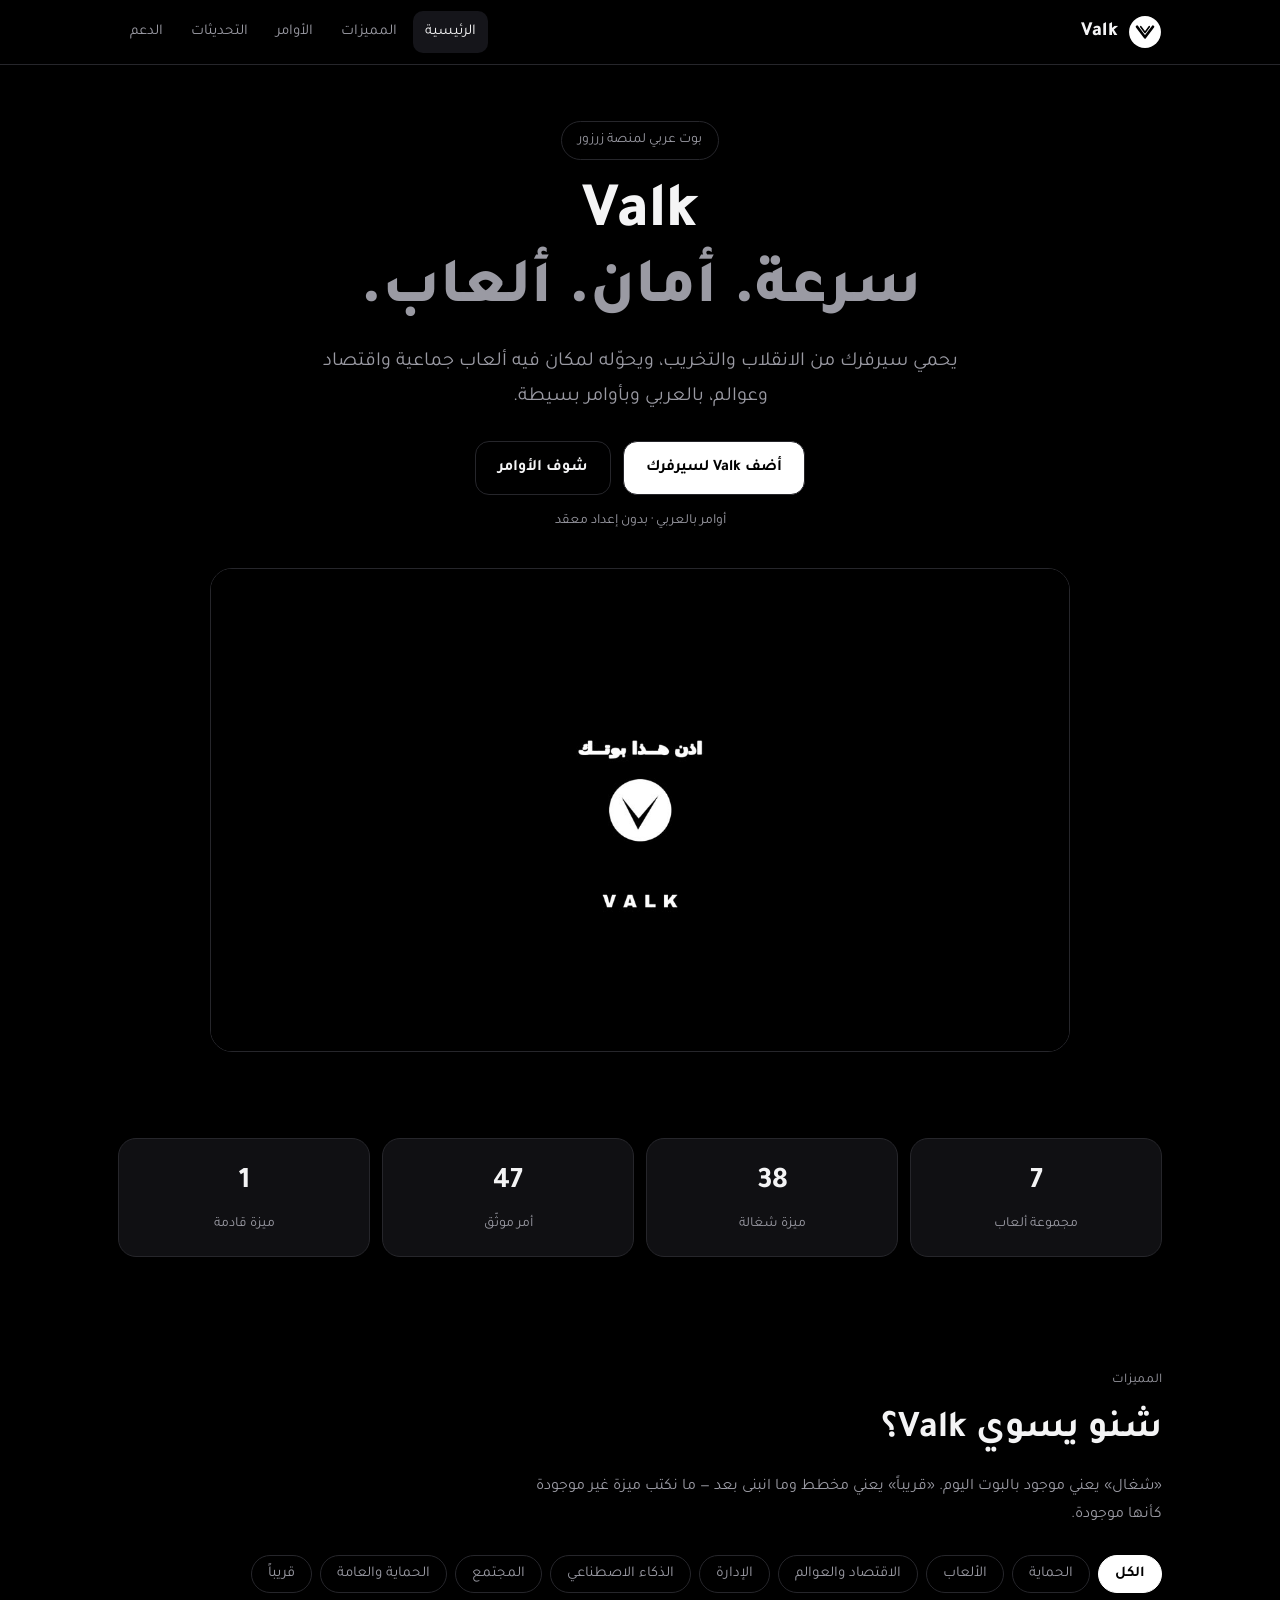
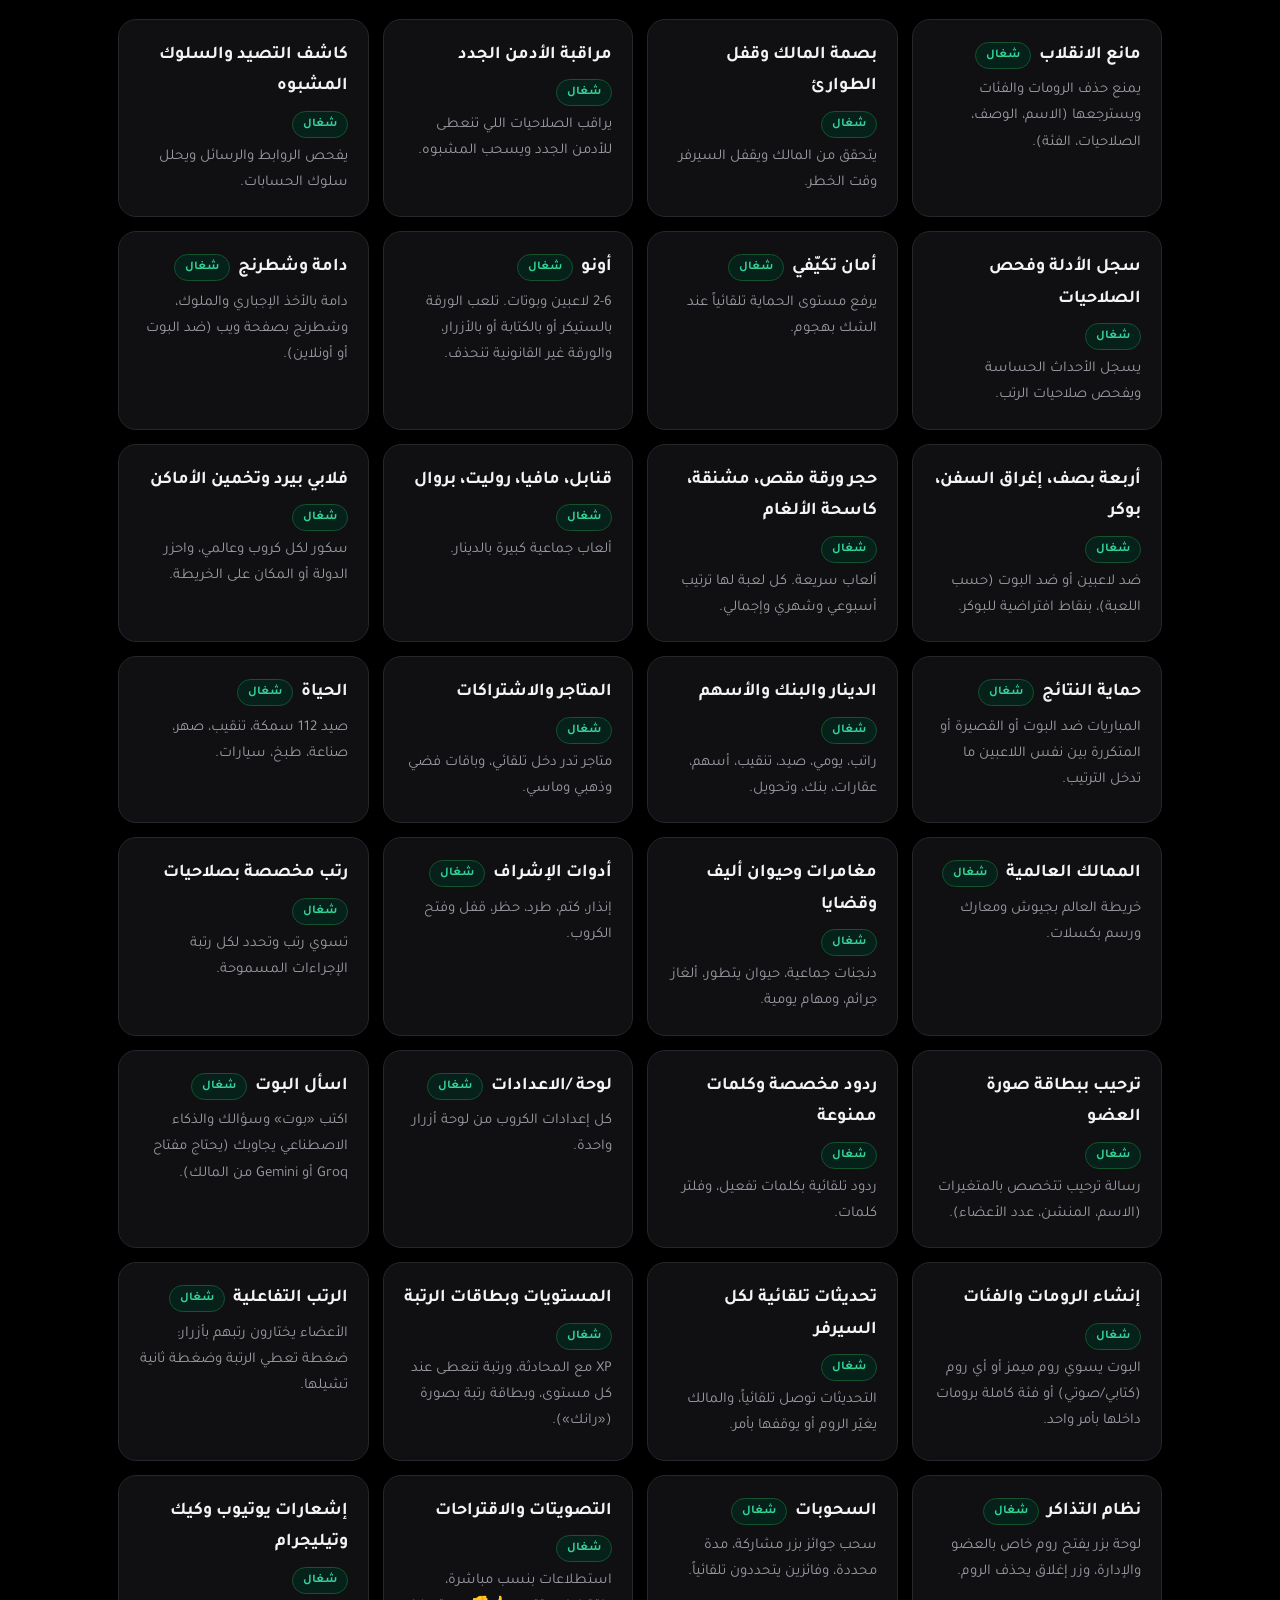
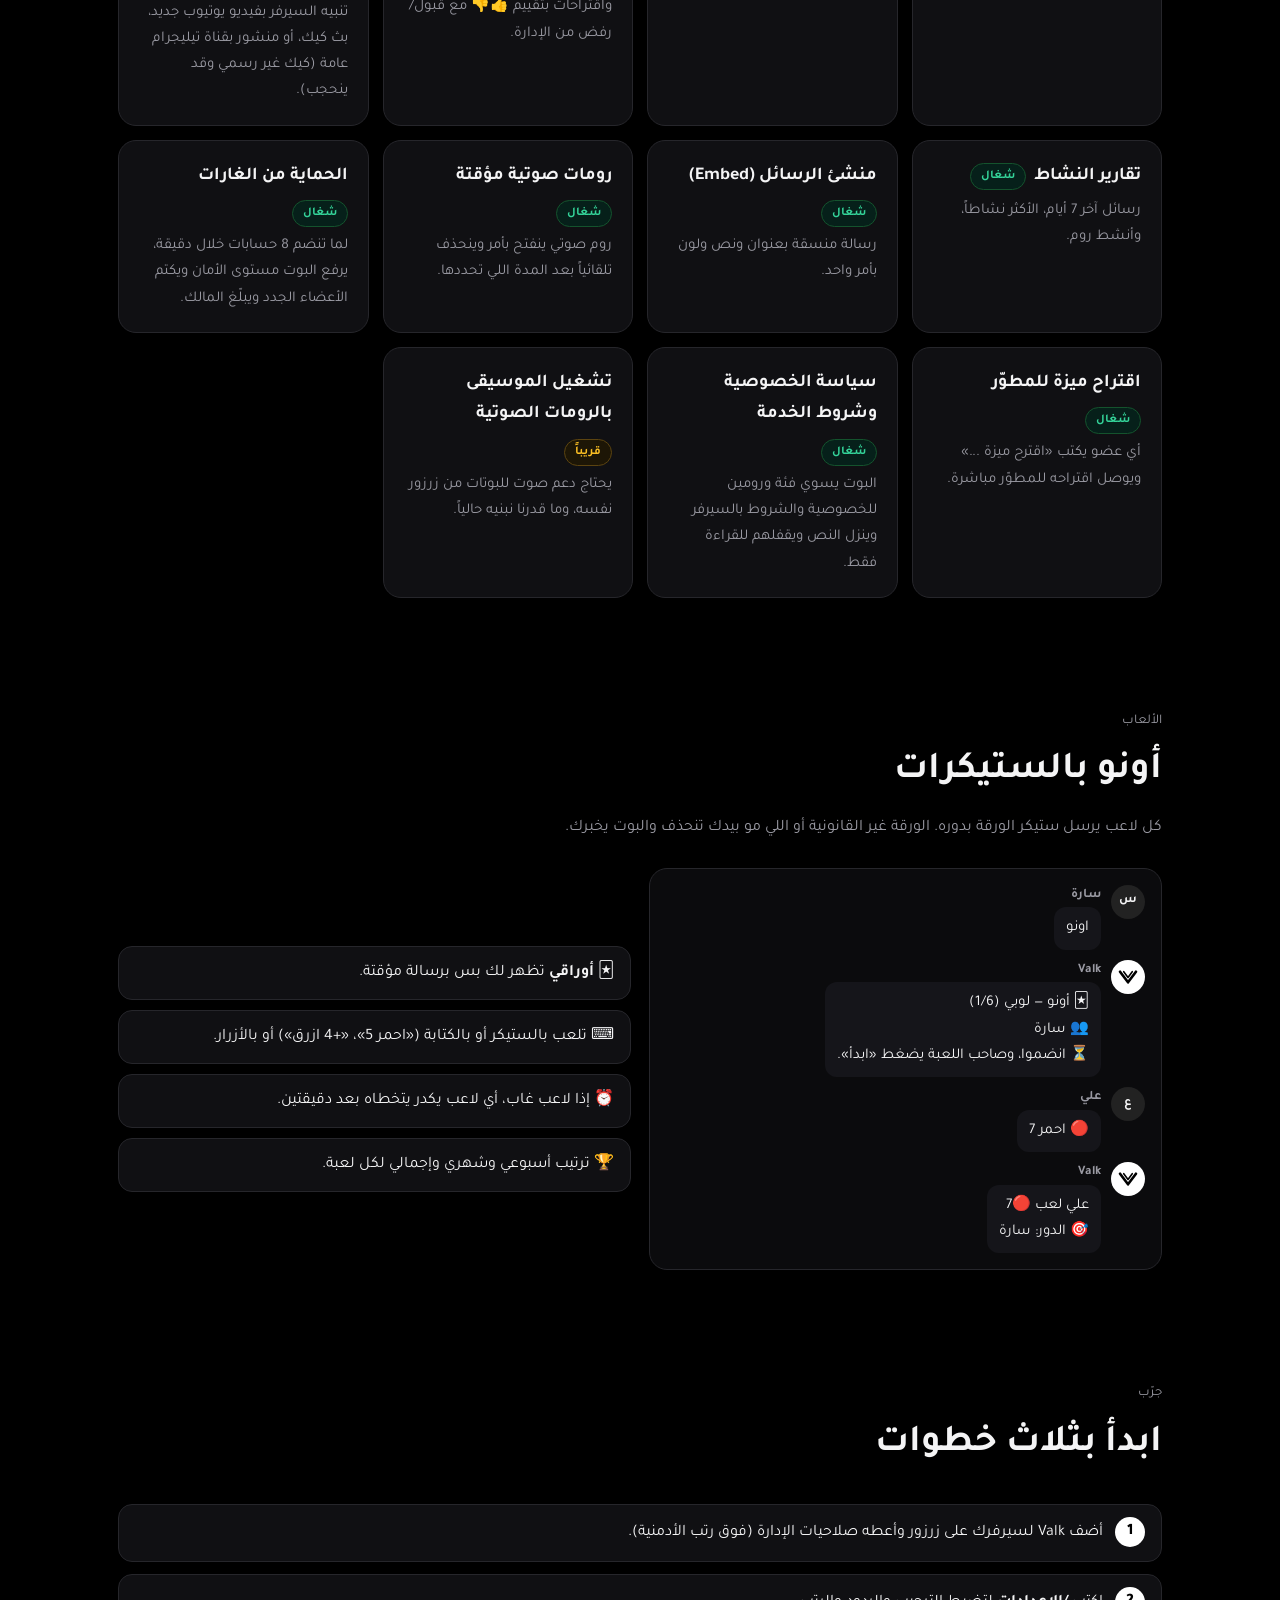
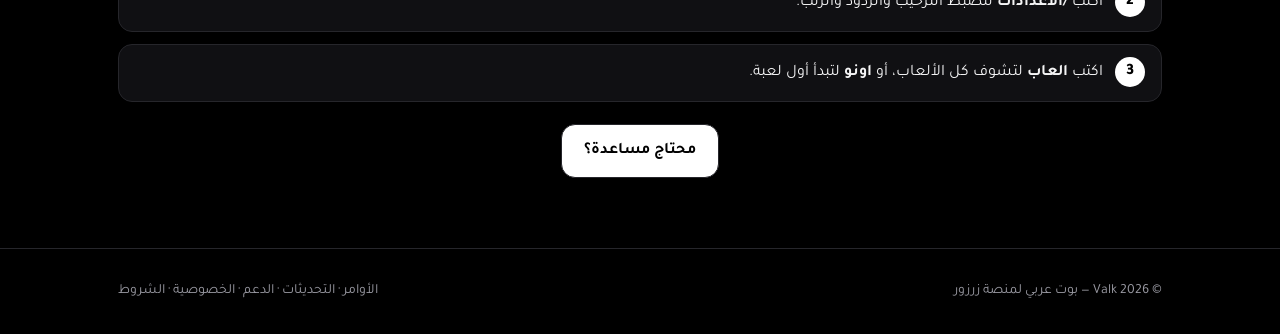
<file: index.html>
<!doctype html>
<html lang="ar" dir="rtl"><head><meta charset="utf-8">
<meta name="viewport" content="width=device-width,initial-scale=1">
<title>Valk — بوت عربي لمنصة زرزور: حماية، ألعاب، اقتصاد</title>
<meta name="description" content="Valk بوت عربي لمنصة زرزور: حماية ضد الانقلاب والتخريب، ألعاب جماعية (أونو، شطرنج، دامة، بوكر)، اقتصاد، وذكاء اصطناعي.">
<meta property="og:title" content="Valk"><meta property="og:image" content="assets/poster.jpg">
<link rel="icon" href="assets/logo.svg">
<link href="https://fonts.googleapis.com/css2?family=Tajawal:wght@400;500;700;800&display=swap" rel="stylesheet">
<link rel="stylesheet" href="css/style.css?v=2.15"></head>
<body data-page="home">
<header id="nav"></header>
<main>
<div class="wrap hero">
  <span class="pill">بوت عربي لمنصة زرزور</span>
  <h1>Valk<br><span>سرعة. أمان. ألعاب.</span></h1>
  <p class="lead">يحمي سيرفرك من الانقلاب والتخريب، ويحوّله لمكان فيه ألعاب جماعية واقتصاد وعوالم، بالعربي وبأوامر بسيطة.</p>
  <div class="cta"><span data-link="inviteUrl" data-label="أضف Valk لسيرفرك"></span><a class="btn ghost" href="commands.html">شوف الأوامر</a></div>
  <div class="note">أوامر بالعربي · بدون إعداد معقد</div>
  <div class="video">
    <video id="v" autoplay muted loop playsinline disablepictureinpicture disableremoteplayback controlslist="nodownload noplaybackrate" preload="metadata" poster="assets/poster.jpg" aria-label="مقدمة Valk (بدون صوت)">
      <source src="assets/valk_intro.mp4" type="video/mp4"></video>
  </div>
</div>

<section id="stats"><div class="wrap"><div class="stats">
  <div class="stat"><b id="n-games">–</b><span>مجموعة ألعاب</span></div>
  <div class="stat"><b id="n-ok">–</b><span>ميزة شغالة</span></div>
  <div class="stat"><b id="n-cmd">–</b><span>أمر موثّق</span></div>
  <div class="stat"><b id="n-soon">–</b><span>ميزة قادمة</span></div>
</div></div></section>

<section id="features"><div class="wrap">
  <div class="sec-h"><small>المميزات</small><h2>شنو يسوي Valk؟</h2><p>«شغال» يعني موجود بالبوت اليوم. «قريباً» يعني مخطط وما انبنى بعد — ما نكتب ميزة غير موجودة كأنها موجودة.</p></div>
  <div class="tabs" id="tabs"></div>
  <div class="grid" id="grid"></div>
</div></section>

<section id="uno"><div class="wrap">
  <div class="sec-h"><small>الألعاب</small><h2>أونو بالستيكرات</h2><p>كل لاعب يرسل ستيكر الورقة بدوره. الورقة غير القانونية أو اللي مو بيدك تنحذف والبوت يخبرك.</p></div>
  <div class="demo">
    <div class="chat">
      <div class="msg"><div class="av">س</div><div><b>سارة</b><div class="bub">اونو</div></div></div>
      <div class="msg"><div class="av bot"><img src="assets/logo.svg" alt=""></div><div><b>Valk</b><div class="bub">🃏 أونو — لوبي (1/6)
👥 سارة
⏳ انضموا، وصاحب اللعبة يضغط «ابدأ».</div></div></div>
      <div class="msg"><div class="av">ع</div><div><b>علي</b><div class="bub">🔴 احمر 7</div></div></div>
      <div class="msg"><div class="av bot"><img src="assets/logo.svg" alt=""></div><div><b>Valk</b><div class="bub">علي لعب 🔴7
🎯 الدور: سارة</div></div></div>
    </div>
    <ul class="list">
      <li>🃏 <b>أوراقي</b> تظهر لك بس برسالة مؤقتة.</li>
      <li>⌨️ تلعب بالستيكر أو بالكتابة («احمر 5»، «+4 ازرق») أو بالأزرار.</li>
      <li>⏰ إذا لاعب غاب، أي لاعب يكدر يتخطاه بعد دقيقتين.</li>
      <li>🏆 ترتيب أسبوعي وشهري وإجمالي لكل لعبة.</li>
    </ul>
  </div>
</div></section>

<section><div class="wrap">
  <div class="sec-h"><small>جرّب</small><h2>ابدأ بثلاث خطوات</h2></div>
  <ol class="steps">
    <li>أضف Valk لسيرفرك على زرزور وأعطه صلاحيات الإدارة (فوق رتب الأدمنية).</li>
    <li>اكتب <b>/الاعدادات</b> لتضبط الترحيب والردود والرتب.</li>
    <li>اكتب <b>العاب</b> لتشوف كل الألعاب، أو <b>اونو</b> لتبدأ أول لعبة.</li>
  </ol>
  <div class="cta" style="margin-top:22px"><a class="btn" href="support.html">محتاج مساعدة؟</a></div>
</div></section>
</main>
<footer id="foot"></footer>
<script src="js/config.js?v=2.15"></script><script src="js/data.js?v=2.15"></script><script src="js/app.js?v=2.15"></script>
<script>
(function(){
  var F=window.VALK_FEATURES, C=window.VALK_COMMANDS;
  var cats=["الكل"].concat(F.map(function(f){return f.cat;}).filter(function(c,i,a){return a.indexOf(c)===i;}));
  var cur="الكل",tabs=document.getElementById("tabs"),grid=document.getElementById("grid");
  function draw(){
    tabs.innerHTML=cats.map(function(c){return '<button class="tab '+(c===cur?'on':'')+'" data-c="'+c+'">'+c+'</button>';}).join("");
    grid.innerHTML=F.filter(function(f){return cur==="الكل"||f.cat===cur;}).map(function(f){
      return '<div class="card"><h3>'+f.title+'<span class="badge '+f.status+'">'+(f.status==="ok"?"شغال":"قريباً")+'</span></h3><p>'+f.desc+'</p></div>';}).join("");
    tabs.querySelectorAll(".tab").forEach(function(b){b.onclick=function(){cur=b.dataset.c;draw();};});
  }
  draw();
  document.getElementById("n-games").textContent=F.filter(function(f){return f.cat==="الألعاب";}).length;
  document.getElementById("n-ok").textContent=F.filter(function(f){return f.status==="ok";}).length;
  document.getElementById("n-soon").textContent=F.filter(function(f){return f.status==="soon";}).length;
  document.getElementById("n-cmd").textContent=C.length;
  // 🔇 الفيديو بدون صوت إجباري (لا زر تشغيل ولا إطفاء)، حتى لو حاول المتصفح يرجّع الصوت نكتمه
  var v=document.getElementById("v");
  v.muted=true;v.defaultMuted=true;v.volume=0;
  v.addEventListener("volumechange",function(){if(!v.muted||v.volume>0){v.muted=true;v.volume=0;}});
})();
</script></body></html>
</file>
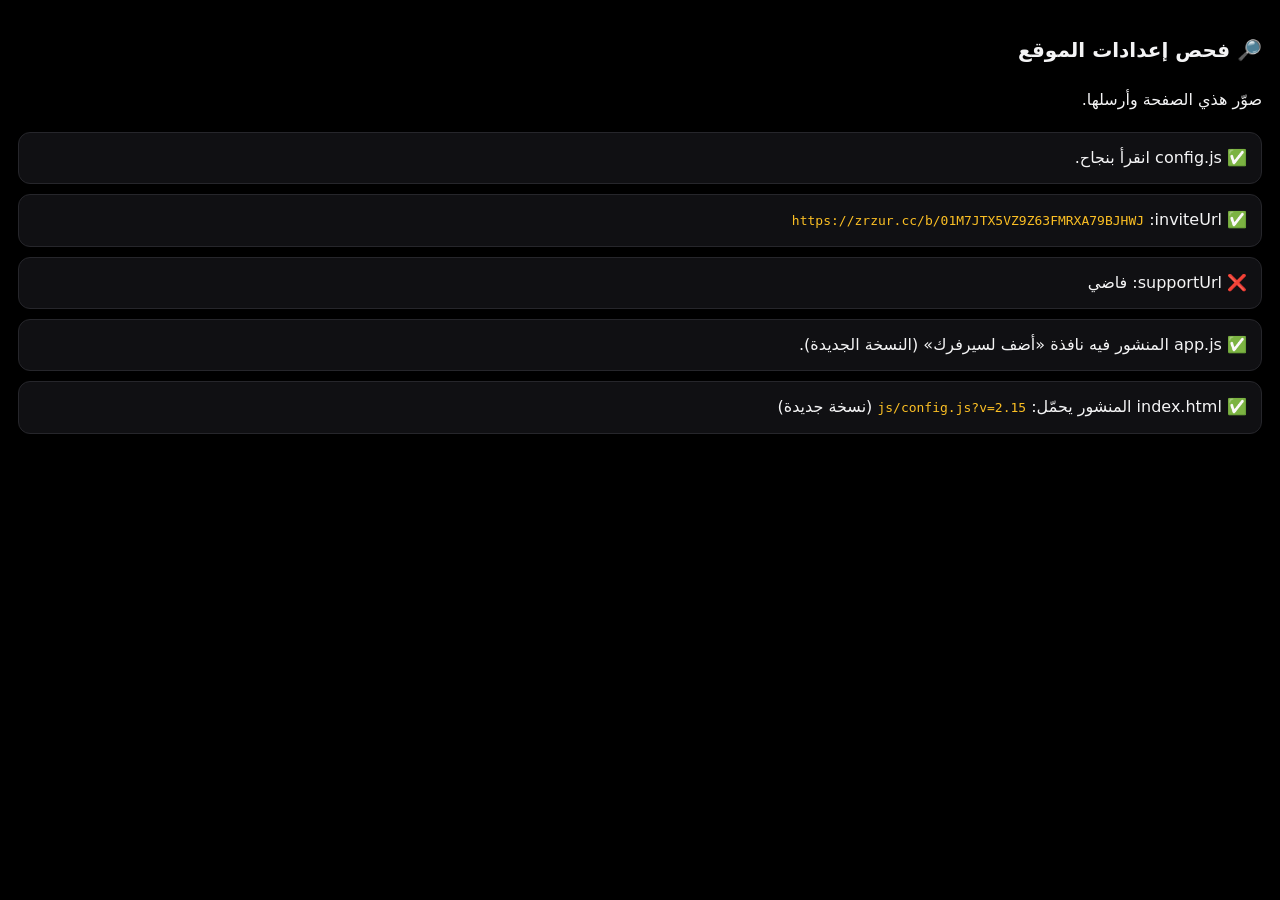
<file: check.html>
<!doctype html>
<html lang="ar" dir="rtl"><head><meta charset="utf-8">
<meta name="viewport" content="width=device-width,initial-scale=1">
<meta name="robots" content="noindex">
<title>فحص إعدادات الموقع</title>
<style>body{font-family:Tahoma,system-ui,sans-serif;background:#000;color:#f4f4f5;margin:0;padding:18px;line-height:1.9}
h1{font-size:20px}.row{border:1px solid #26262b;border-radius:12px;padding:10px 14px;margin:10px 0;background:#101013;word-break:break-all}
.ok{color:#34d399}.bad{color:#f87171}code{direction:ltr;unicode-bidi:plaintext;color:#fbbf24}</style></head>
<body><h1>🔎 فحص إعدادات الموقع</h1><p>صوّر هذي الصفحة وأرسلها.</p><div id="out"></div>
<script>
(function(){
  var out=document.getElementById("out");
  function row(ok,txt){var d=document.createElement("div");d.className="row";d.innerHTML='<span class="'+(ok?'ok':'bad')+'">'+(ok?'✅':'❌')+'</span> '+txt;out.appendChild(d);}
  var errs=[];window.addEventListener("error",function(e){errs.push(e.message+" ("+(e.filename||"").split("/").pop()+":"+e.lineno+")");});
  function loadCfg(cb){var s=document.createElement("script");s.src="js/config.js?x="+Date.now();s.onload=function(){cb(true)};s.onerror=function(){cb(false)};document.head.appendChild(s);}
  loadCfg(function(loaded){
    if(!loaded)row(false,"ملف <code>js/config.js</code> ما انحمّل (ما موجود بالموقع أو فيه خطأ).");
    var V=window.VALK;
    if(!V){row(false,"<code>window.VALK</code> غير معرّف: ملف config.js فيه خطأ كتابة (علامة اقتباس أو فاصلة ناقصة) أو غير موجود."+(errs.length?"<br>الخطأ: <code>"+errs[0]+"</code>":""));}
    else{
      row(true,"config.js انقرأ بنجاح.");
      row(!!V.inviteUrl,"inviteUrl: "+(V.inviteUrl?'<code>'+V.inviteUrl+'</code>':"<b>فاضي</b> ← لهذا الزر يطلع «قريباً»"));
      row(!!V.supportUrl,"supportUrl: "+(V.supportUrl?'<code>'+V.supportUrl+'</code>':"فاضي"));
      if(V.inviteUrl&&!/^https?:\/\//.test(V.inviteUrl))row(false,"inviteUrl لازم يبدأ بـ <code>https://</code>.");
    }
    fetch("js/app.js?x="+Date.now()).then(function(r){return r.text()}).then(function(t){
      row(/inviteModal/.test(t),"app.js المنشور "+(/inviteModal/.test(t)?"فيه نافذة «أضف لسيرفرك» (النسخة الجديدة).":"قديم (ما فيه النافذة)."));
    }).catch(function(e){row(false,"ما قدرت أقرأ app.js: "+e);});
    fetch("index.html?x="+Date.now()).then(function(r){return r.text()}).then(function(t){
      var m=t.match(/js\/config\.js(\?v=[\d.]+)?/);row(!!(m&&m[1]),"index.html المنشور يحمّل: <code>"+(m?m[0]:"؟")+"</code> "+((m&&m[1])?"(نسخة جديدة)":"(قديمة)"));
    }).catch(function(){});
  });
})();
</script></body></html>
</file>
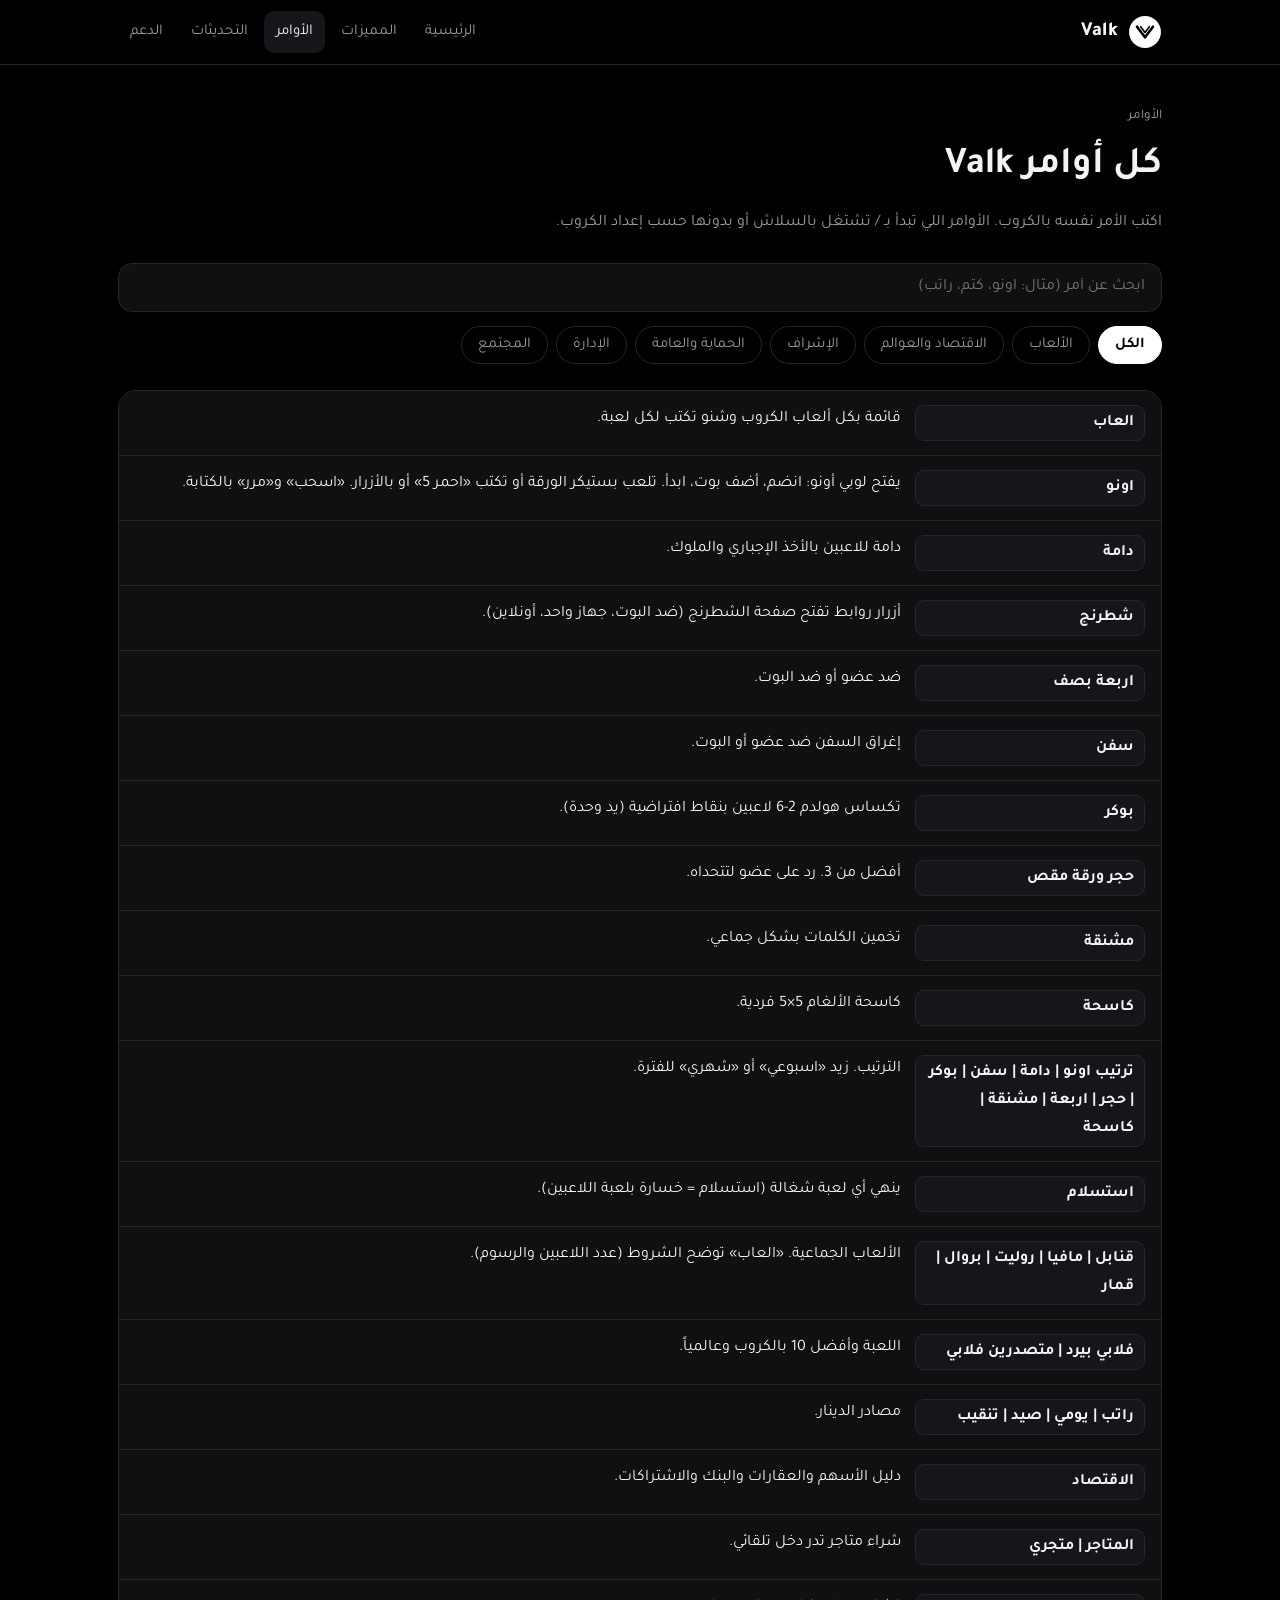
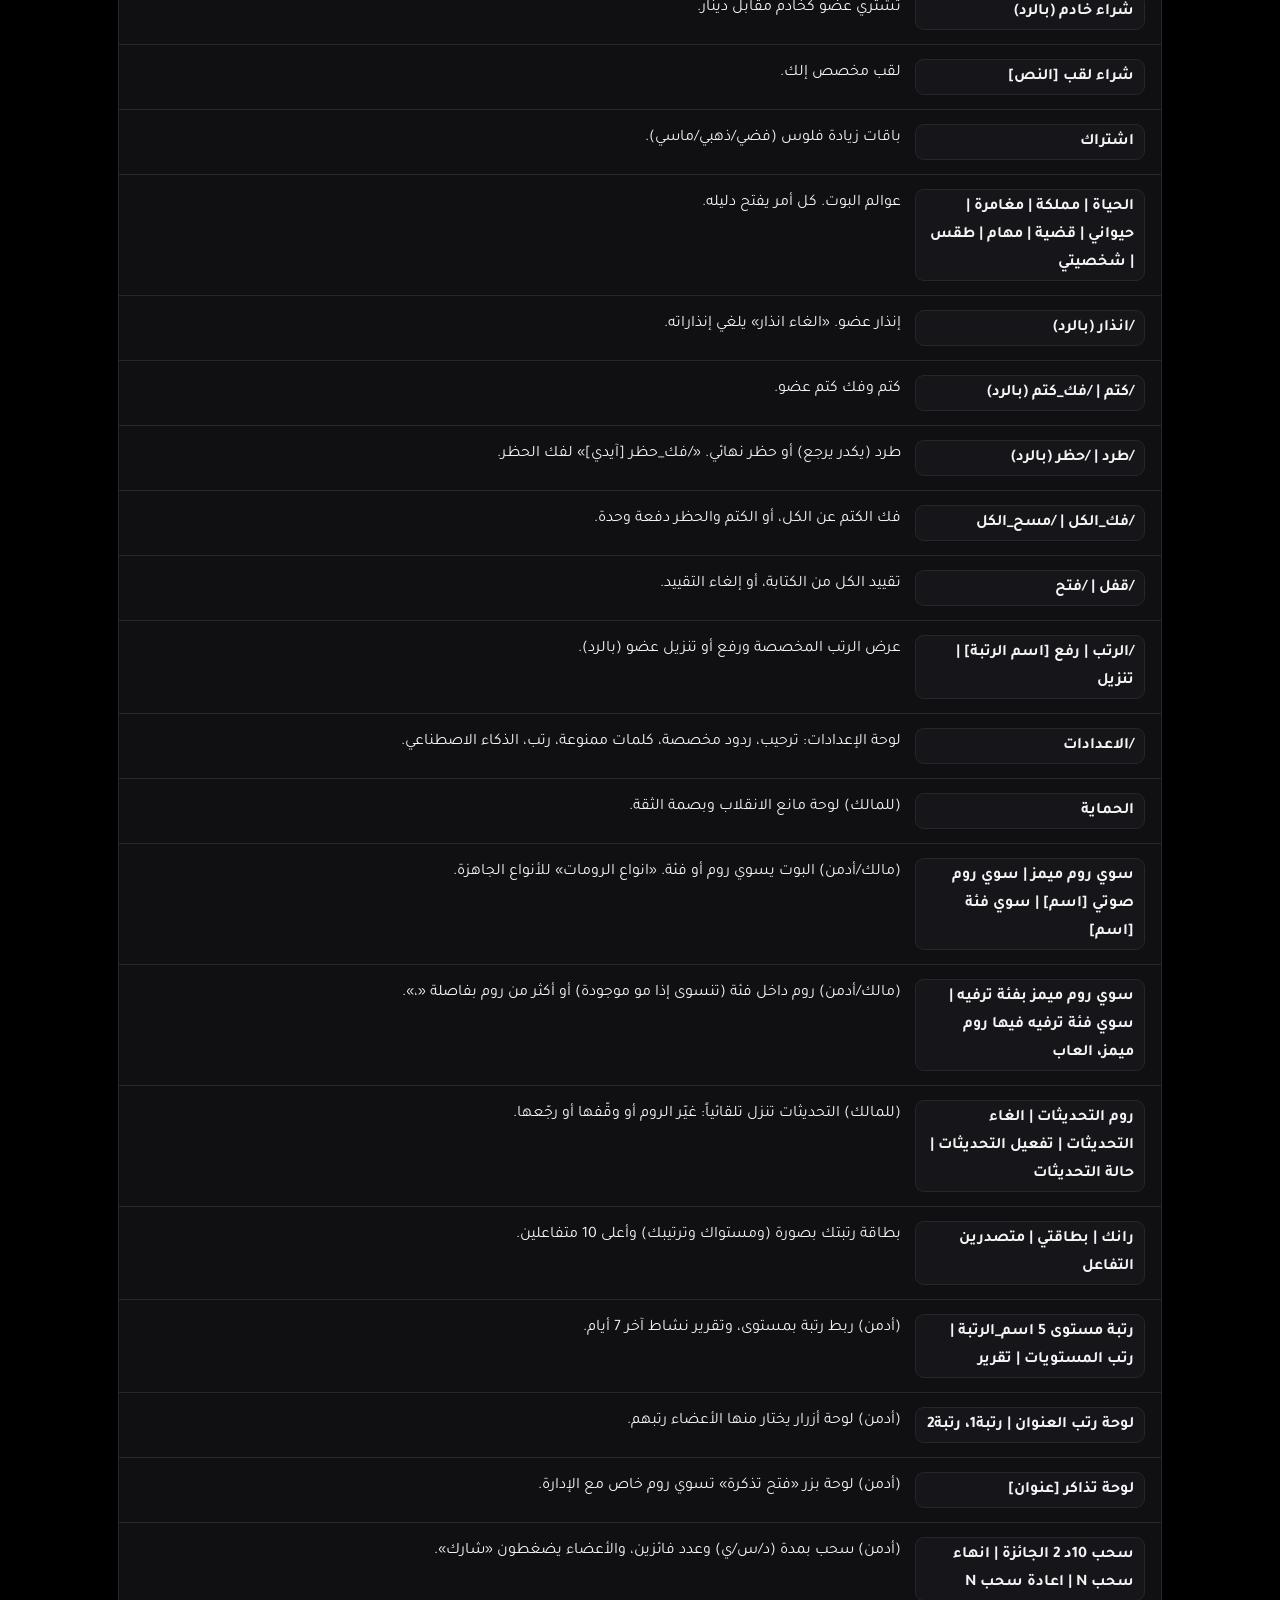
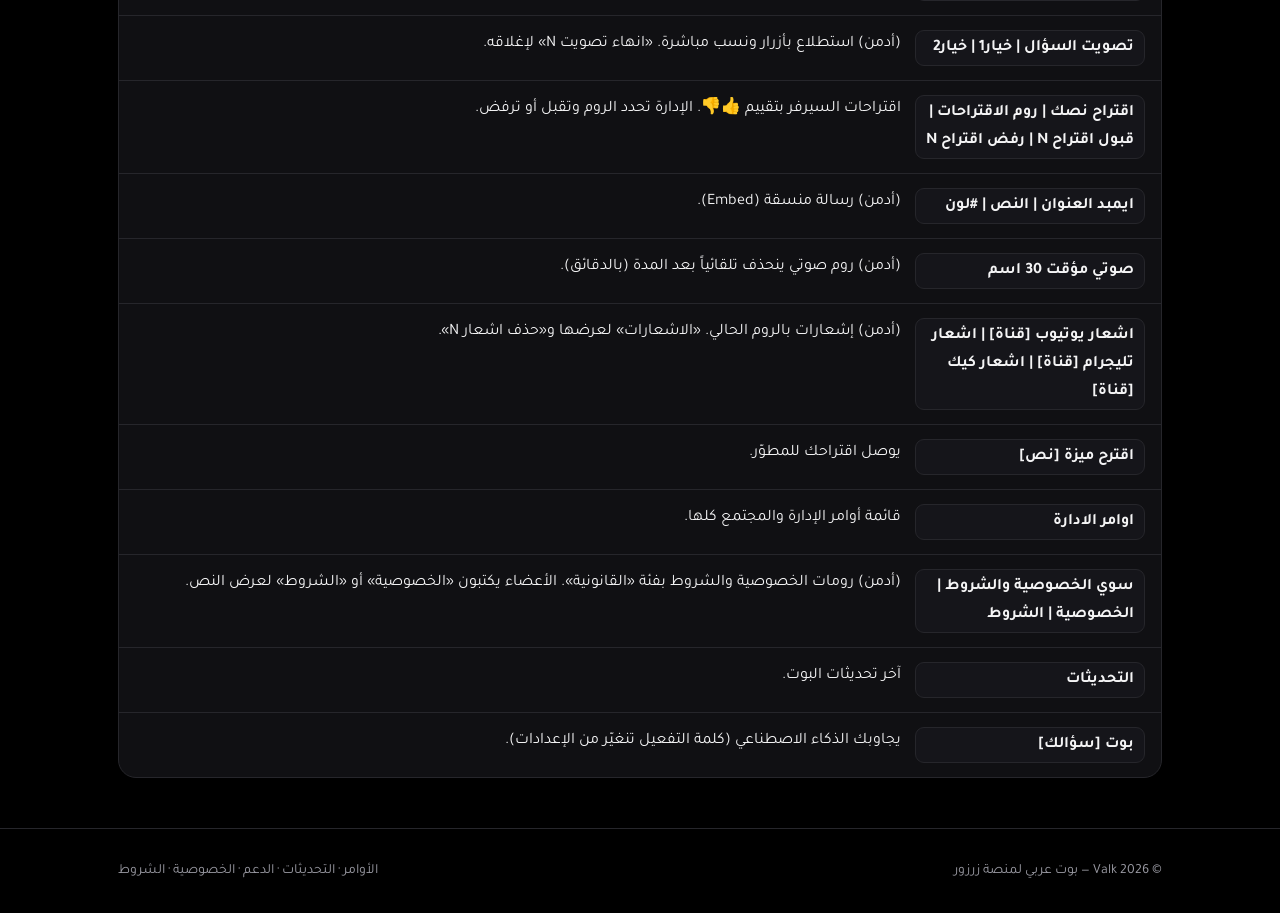
<file: commands.html>
<!doctype html>
<html lang="ar" dir="rtl"><head><meta charset="utf-8">
<meta name="viewport" content="width=device-width,initial-scale=1">
<title>أوامر Valk</title><link rel="icon" href="assets/logo.svg">
<link href="https://fonts.googleapis.com/css2?family=Tajawal:wght@400;500;700;800&display=swap" rel="stylesheet">
<link rel="stylesheet" href="css/style.css?v=2.15"></head>
<body data-page="commands"><header id="nav"></header>
<main><div class="wrap" style="padding-top:40px;padding-bottom:50px">
  <div class="sec-h"><small>الأوامر</small><h2>كل أوامر Valk</h2><p>اكتب الأمر نفسه بالكروب. الأوامر اللي تبدأ بـ / تشتغل بالسلاش أو بدونها حسب إعداد الكروب.</p></div>
  <input class="search" id="q" type="search" placeholder="ابحث عن أمر (مثال: اونو، كتم، راتب)" autocomplete="off">
  <div class="tabs" id="tabs"></div>
  <div class="cmdbox" id="list"></div>
</div></main>
<footer id="foot"></footer>
<script src="js/config.js?v=2.15"></script><script src="js/data.js?v=2.15"></script><script src="js/app.js?v=2.15"></script>
<script>
(function(){
  var C=window.VALK_COMMANDS, cats=["الكل"].concat(C.map(function(c){return c.cat;}).filter(function(c,i,a){return a.indexOf(c)===i;}));
  var cur="الكل",q=document.getElementById("q"),tabs=document.getElementById("tabs"),list=document.getElementById("list");
  function norm(s){return s.replace(/[أإآ]/g,"ا").replace(/ة/g,"ه").replace(/ى/g,"ي").toLowerCase();}
  function draw(){
    tabs.innerHTML=cats.map(function(c){return '<button class="tab '+(c===cur?'on':'')+'" data-c="'+c+'">'+c+'</button>';}).join("");
    var term=norm(q.value.trim());
    var rows=C.filter(function(c){return (cur==="الكل"||c.cat===cur)&&(!term||norm(c.cmd+" "+c.desc).indexOf(term)>-1);});
    list.innerHTML=rows.length?rows.map(function(c){return '<div class="cmd"><code>'+c.cmd+'</code><span>'+c.desc+'</span></div>';}).join(""):'<div class="empty">ما لقيت أمر بهالاسم.</div>';
    tabs.querySelectorAll(".tab").forEach(function(b){b.onclick=function(){cur=b.dataset.c;draw();};});
  }
  q.oninput=draw;draw();
})();
</script></body></html>
</file>
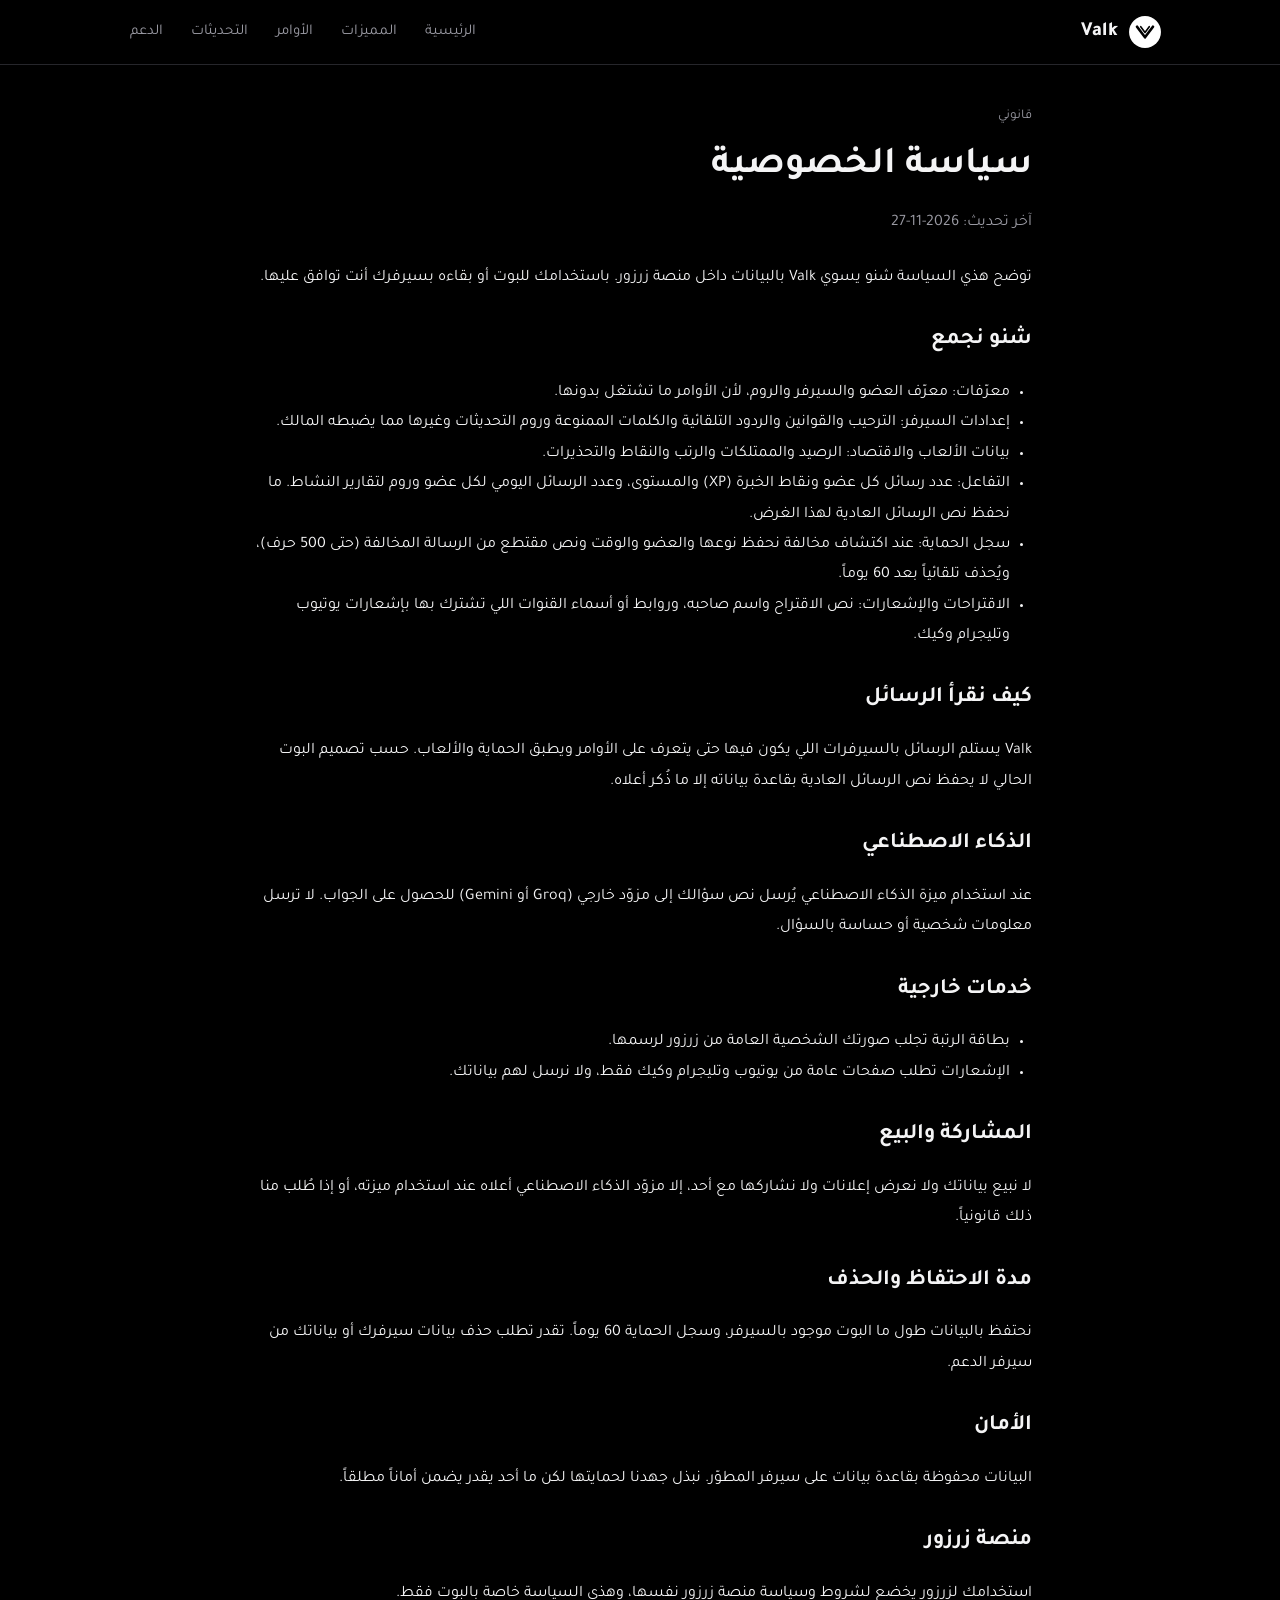
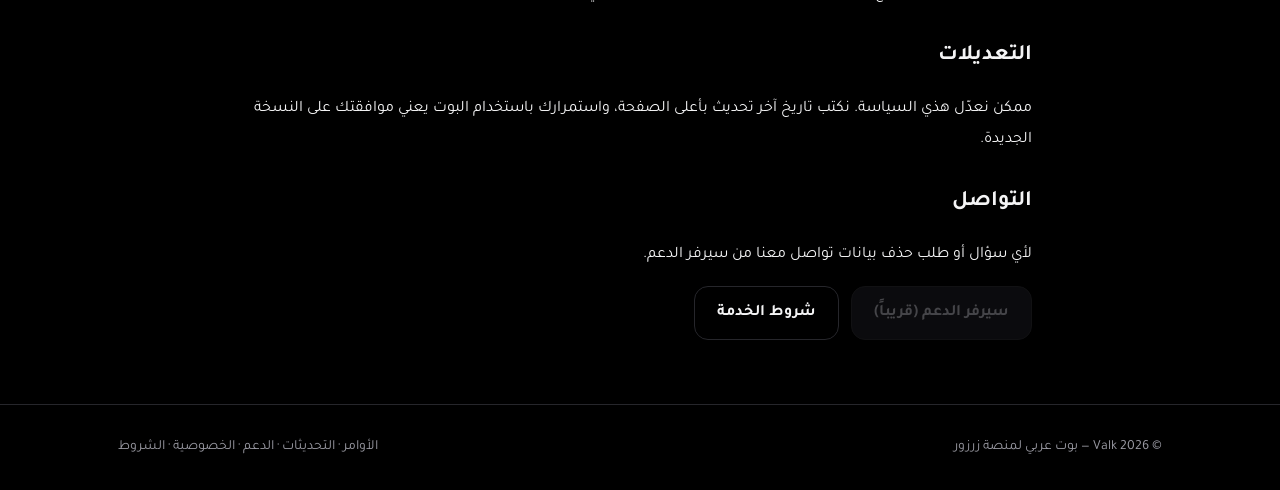
<file: privacy.html>
<!doctype html>
<html lang="ar" dir="rtl"><head><meta charset="utf-8">
<meta name="viewport" content="width=device-width,initial-scale=1">
<title>سياسة الخصوصية — Valk</title><link rel="icon" href="assets/logo.svg">
<link href="https://fonts.googleapis.com/css2?family=Tajawal:wght@400;500;700;800&display=swap" rel="stylesheet">
<link rel="stylesheet" href="css/style.css?v=2.15"></head>
<body data-page="legal"><header id="nav"></header>
<main><div class="wrap" style="padding-top:40px;padding-bottom:50px;max-width:820px">
  <div class="sec-h"><small>قانوني</small><h2>سياسة الخصوصية</h2><p>آخر تحديث: 2026-11-27</p></div>
  <p style="line-height:1.9">توضح هذي السياسة شنو يسوي Valk بالبيانات داخل منصة زرزور. باستخدامك للبوت أو بقاءه بسيرفرك أنت توافق عليها.</p>
  <h2 style="font-size:22px;margin-top:28px">شنو نجمع</h2>
  <ul style="line-height:1.9;padding-inline-start:22px"><li>معرّفات: معرّف العضو والسيرفر والروم، لأن الأوامر ما تشتغل بدونها.</li><li>إعدادات السيرفر: الترحيب والقوانين والردود التلقائية والكلمات الممنوعة وروم التحديثات وغيرها مما يضبطه المالك.</li><li>بيانات الألعاب والاقتصاد: الرصيد والممتلكات والرتب والنقاط والتحذيرات.</li><li>التفاعل: عدد رسائل كل عضو ونقاط الخبرة (XP) والمستوى، وعدد الرسائل اليومي لكل عضو وروم لتقارير النشاط. ما نحفظ نص الرسائل العادية لهذا الغرض.</li><li>سجل الحماية: عند اكتشاف مخالفة نحفظ نوعها والعضو والوقت ونص مقتطع من الرسالة المخالفة (حتى 500 حرف)، ويُحذف تلقائياً بعد 60 يوماً.</li><li>الاقتراحات والإشعارات: نص الاقتراح واسم صاحبه، وروابط أو أسماء القنوات اللي تشترك بها بإشعارات يوتيوب وتليجرام وكيك.</li></ul>
  <h2 style="font-size:22px;margin-top:28px">كيف نقرأ الرسائل</h2>
  <p style="line-height:1.9">Valk يستلم الرسائل بالسيرفرات اللي يكون فيها حتى يتعرف على الأوامر ويطبق الحماية والألعاب. حسب تصميم البوت الحالي لا يحفظ نص الرسائل العادية بقاعدة بياناته إلا ما ذُكر أعلاه.</p>
  <h2 style="font-size:22px;margin-top:28px">الذكاء الاصطناعي</h2>
  <p style="line-height:1.9">عند استخدام ميزة الذكاء الاصطناعي يُرسل نص سؤالك إلى مزوّد خارجي (Groq أو Gemini) للحصول على الجواب. لا ترسل معلومات شخصية أو حساسة بالسؤال.</p>
  <h2 style="font-size:22px;margin-top:28px">خدمات خارجية</h2>
  <ul style="line-height:1.9;padding-inline-start:22px"><li>بطاقة الرتبة تجلب صورتك الشخصية العامة من زرزور لرسمها.</li><li>الإشعارات تطلب صفحات عامة من يوتيوب وتليجرام وكيك فقط، ولا نرسل لهم بياناتك.</li></ul>
  <h2 style="font-size:22px;margin-top:28px">المشاركة والبيع</h2>
  <p style="line-height:1.9">لا نبيع بياناتك ولا نعرض إعلانات ولا نشاركها مع أحد، إلا مزوّد الذكاء الاصطناعي أعلاه عند استخدام ميزته، أو إذا طُلب منا ذلك قانونياً.</p>
  <h2 style="font-size:22px;margin-top:28px">مدة الاحتفاظ والحذف</h2>
  <p style="line-height:1.9">نحتفظ بالبيانات طول ما البوت موجود بالسيرفر، وسجل الحماية 60 يوماً. تقدر تطلب حذف بيانات سيرفرك أو بياناتك من سيرفر الدعم.</p>
  <h2 style="font-size:22px;margin-top:28px">الأمان</h2>
  <p style="line-height:1.9">البيانات محفوظة بقاعدة بيانات على سيرفر المطوّر. نبذل جهدنا لحمايتها لكن ما أحد يقدر يضمن أماناً مطلقاً.</p>
  <h2 style="font-size:22px;margin-top:28px">منصة زرزور</h2>
  <p style="line-height:1.9">استخدامك لزرزور يخضع لشروط وسياسة منصة زرزور نفسها، وهذي السياسة خاصة بالبوت فقط.</p>
  <h2 style="font-size:22px;margin-top:28px">التعديلات</h2>
  <p style="line-height:1.9">ممكن نعدّل هذي السياسة. نكتب تاريخ آخر تحديث بأعلى الصفحة، واستمرارك باستخدام البوت يعني موافقتك على النسخة الجديدة.</p>
  <h2 style="font-size:22px;margin-top:28px">التواصل</h2>
  <p style="line-height:1.9">لأي سؤال أو طلب حذف بيانات تواصل معنا من سيرفر الدعم.</p>
  <div class="cta" style="justify-content:flex-start;margin-top:14px"><span data-link="supportUrl" data-label="سيرفر الدعم"></span><a class="btn ghost" href="terms.html">شروط الخدمة</a></div>
</div></main>
<footer id="foot"></footer>
<script src="js/config.js?v=2.15"></script><script src="js/app.js?v=2.15"></script></body></html>
</file>
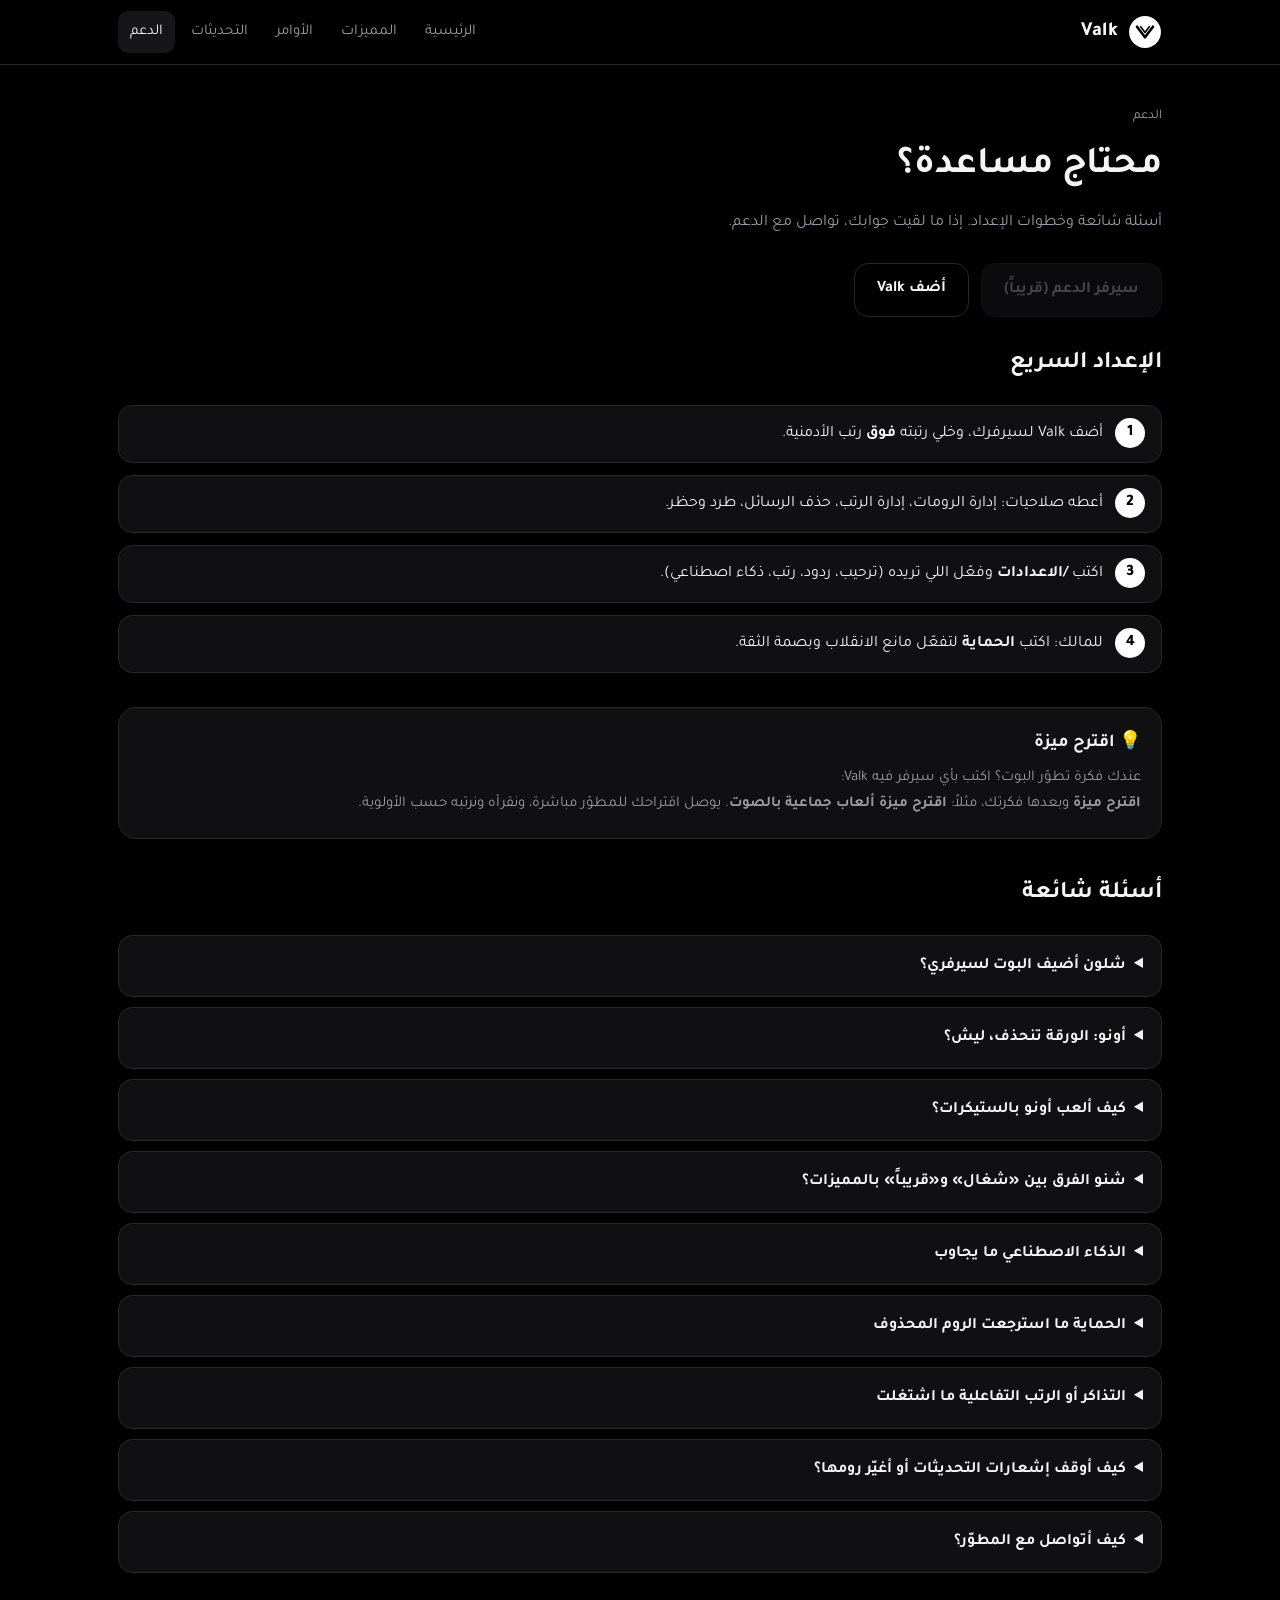
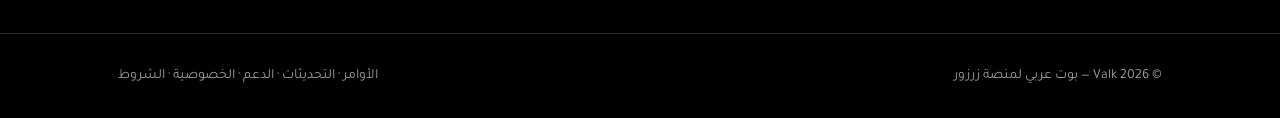
<file: support.html>
<!doctype html>
<html lang="ar" dir="rtl"><head><meta charset="utf-8">
<meta name="viewport" content="width=device-width,initial-scale=1">
<title>دعم Valk</title><link rel="icon" href="assets/logo.svg">
<link href="https://fonts.googleapis.com/css2?family=Tajawal:wght@400;500;700;800&display=swap" rel="stylesheet">
<link rel="stylesheet" href="css/style.css?v=2.15"></head>
<body data-page="support"><header id="nav"></header>
<main><div class="wrap" style="padding-top:40px;padding-bottom:50px">
  <div class="sec-h"><small>الدعم</small><h2>محتاج مساعدة؟</h2><p>أسئلة شائعة وخطوات الإعداد. إذا ما لقيت جوابك، تواصل مع الدعم.</p></div>
  <div class="cta" style="justify-content:flex-start;margin-bottom:26px"><span data-link="supportUrl" data-label="سيرفر الدعم"></span><span data-link="inviteUrl" data-label="أضف Valk" data-cls="ghost"></span></div>
  <h2 style="font-size:24px">الإعداد السريع</h2>
  <ol class="steps" style="margin-bottom:34px">
    <li>أضف Valk لسيرفرك، وخلي رتبته <b>فوق</b> رتب الأدمنية.</li>
    <li>أعطه صلاحيات: إدارة الرومات، إدارة الرتب، حذف الرسائل، طرد وحظر.</li>
    <li>اكتب <b>/الاعدادات</b> وفعّل اللي تريده (ترحيب، ردود، رتب، ذكاء اصطناعي).</li>
    <li>للمالك: اكتب <b>الحماية</b> لتفعّل مانع الانقلاب وبصمة الثقة.</li>
  </ol>
  <div class="card" style="margin-bottom:34px"><h3 style="margin-top:0">💡 اقترح ميزة</h3><p>عندك فكرة تطوّر البوت؟ اكتب بأي سيرفر فيه Valk:</p><p><b>اقترح ميزة</b> وبعدها فكرتك، مثلاً: <b>اقترح ميزة ألعاب جماعية بالصوت</b>. يوصل اقتراحك للمطوّر مباشرة، ونقرأه ونرتبه حسب الأولوية.</p></div>
  <h2 style="font-size:24px">أسئلة شائعة</h2>
  <details><summary>شلون أضيف البوت لسيرفري؟</summary><p>اضغط «أضف Valk لسيرفرك» بالصفحة الرئيسية، واختر سيرفرك بزرزور ووافق على الصلاحيات. لازم تكون مالك السيرفر أو أدمن أو عندك رتبة تسمح بإضافة بوتات. إذا ما عندك سيرفر، سوّ واحد بزرزور أول.</p></details>
  <details><summary>أونو: الورقة تنحذف، ليش؟</summary><p>الورقة تنحذف إذا مو بيدك، أو ما تنفع على الورقة الحالية، أو مو دورك. اضغط «🃏 أوراقي» تشوف أوراقك. حذف الرسائل يحتاج صلاحية «حذف الرسائل» للبوت.</p></details>
  <details><summary>كيف ألعب أونو بالستيكرات؟</summary><p>مالك البوت يسوي «ربط اونو» مرة وحدة ويرسل 54 ستيكر بالترتيب. بعدها أي لاعب يرسل ستيكر الورقة بدوره.</p></details>
  <details><summary>شنو الفرق بين «شغال» و«قريباً» بالمميزات؟</summary><p>«شغال» موجود بالبوت فعلاً. «قريباً» مخطط وما انبنى بعد.</p></details>
  <details><summary>الذكاء الاصطناعي ما يجاوب</summary><p>يحتاج مالك البوت يضبط مفتاح Groq أو Gemini. إذا الخدمتين مزدحمات يطلع لك تنبيه بدل جواب.</p></details>
  <details><summary>الحماية ما استرجعت الروم المحذوف</summary><p>تأكد إن رتبة البوت فوق رتب الأدمنية ومعه صلاحيات إدارة الرومات والرتب. الاسترجاع يرجّع الاسم والوصف والصلاحيات والفئة، بس الرسائل القديمة ما ترجع.</p></details>
  <details><summary>التذاكر أو الرتب التفاعلية ما اشتغلت</summary><p>البوت يحتاج صلاحيات «إدارة الرومات» و«إدارة الرتب»، ورتبته لازم تكون فوق الرتب اللي يعطيها. اكتب <b>اوامر الادارة</b> لقائمة الأوامر كاملة.</p></details>
  <details><summary>كيف أوقف إشعارات التحديثات أو أغيّر رومها؟</summary><p>المالك يكتب <b>روم التحديثات</b> داخل الروم اللي يريده، أو <b>الغاء التحديثات</b> لإيقافها، و<b>تفعيل التحديثات</b> لإرجاعها.</p></details>
  <details><summary>كيف أتواصل مع المطوّر؟</summary><p>من سيرفر الدعم أعلاه.</p></details>
</div></main>
<footer id="foot"></footer>
<script src="js/config.js?v=2.15"></script><script src="js/app.js?v=2.15"></script></body></html>
</file>
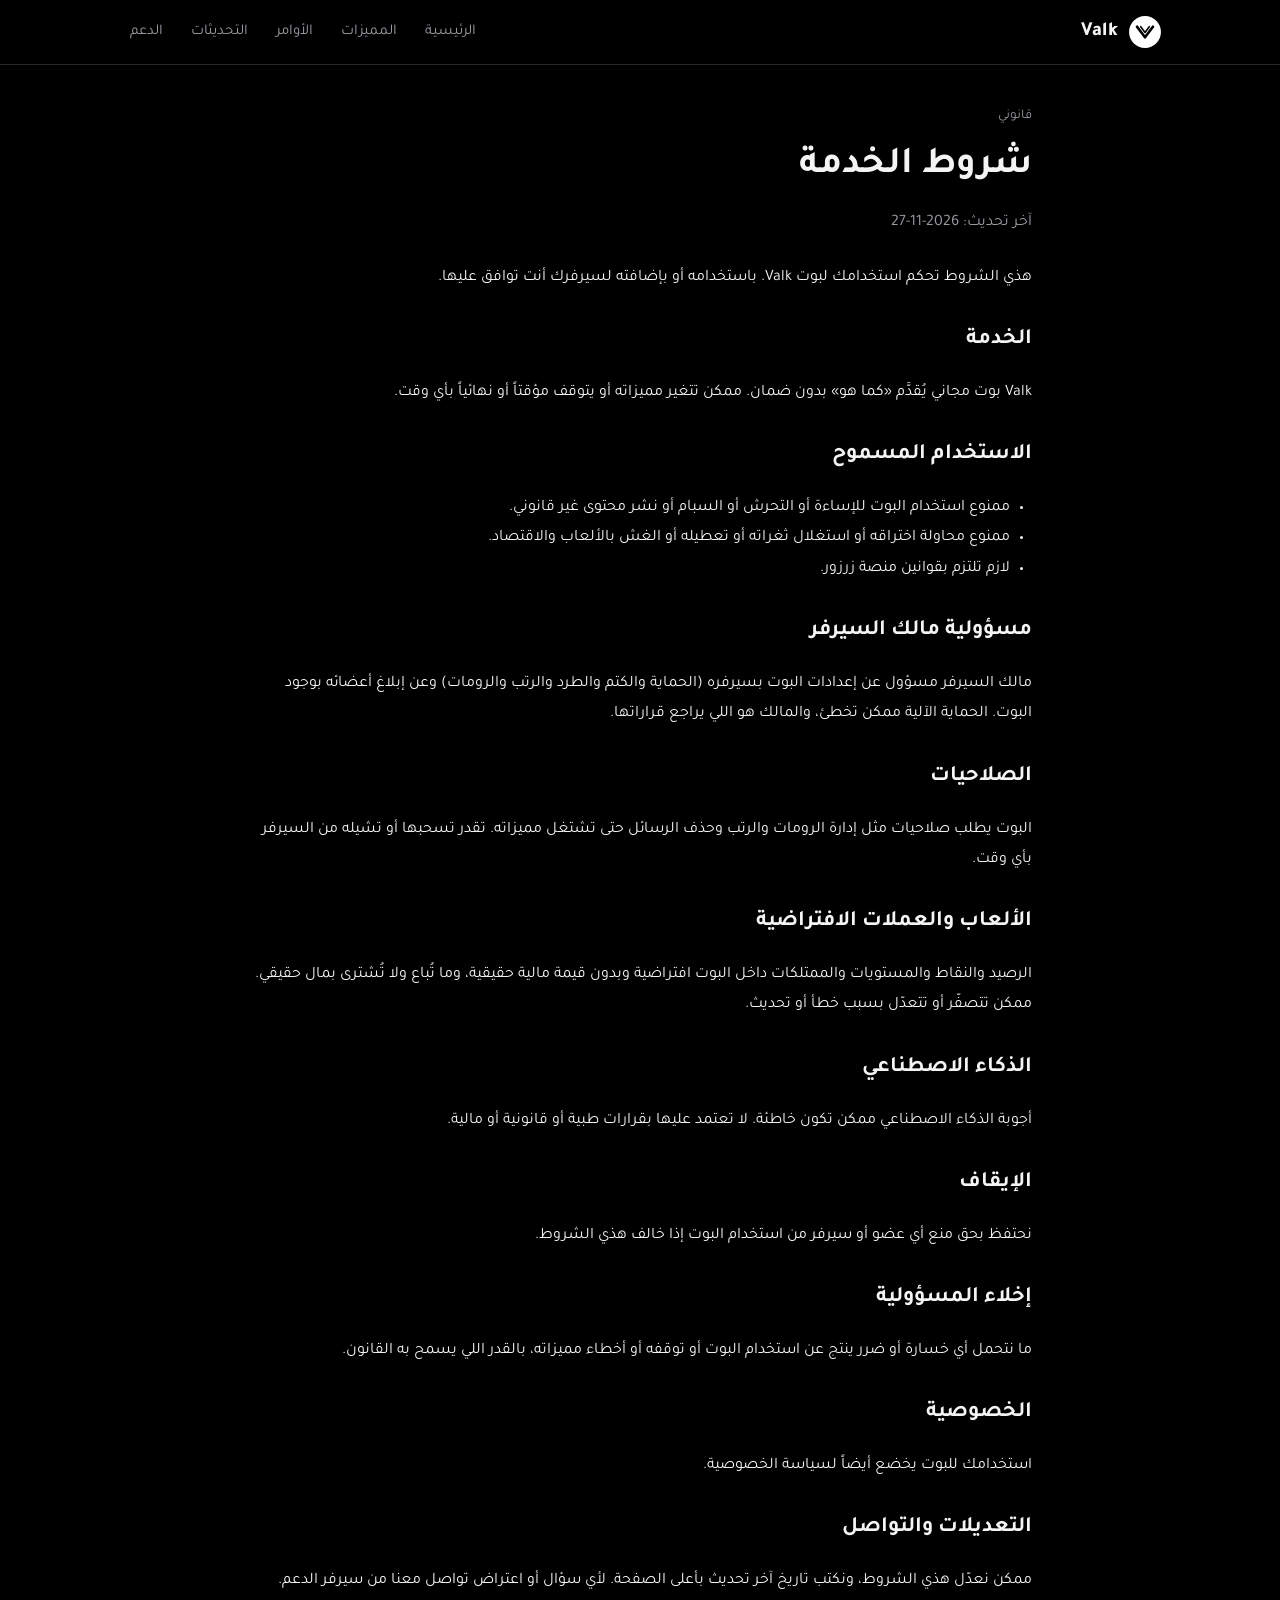
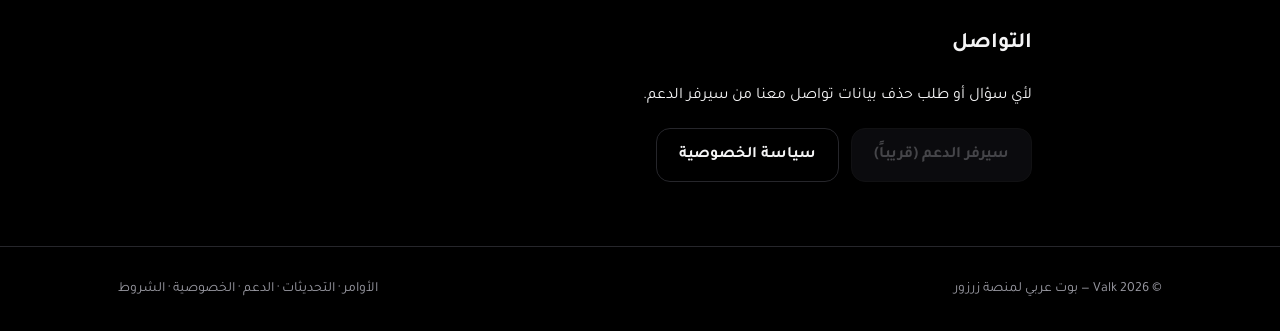
<file: terms.html>
<!doctype html>
<html lang="ar" dir="rtl"><head><meta charset="utf-8">
<meta name="viewport" content="width=device-width,initial-scale=1">
<title>شروط الخدمة — Valk</title><link rel="icon" href="assets/logo.svg">
<link href="https://fonts.googleapis.com/css2?family=Tajawal:wght@400;500;700;800&display=swap" rel="stylesheet">
<link rel="stylesheet" href="css/style.css?v=2.15"></head>
<body data-page="legal"><header id="nav"></header>
<main><div class="wrap" style="padding-top:40px;padding-bottom:50px;max-width:820px">
  <div class="sec-h"><small>قانوني</small><h2>شروط الخدمة</h2><p>آخر تحديث: 2026-11-27</p></div>
  <p style="line-height:1.9">هذي الشروط تحكم استخدامك لبوت Valk. باستخدامه أو بإضافته لسيرفرك أنت توافق عليها.</p>
  <h2 style="font-size:22px;margin-top:28px">الخدمة</h2>
  <p style="line-height:1.9">Valk بوت مجاني يُقدَّم «كما هو» بدون ضمان. ممكن تتغير مميزاته أو يتوقف مؤقتاً أو نهائياً بأي وقت.</p>
  <h2 style="font-size:22px;margin-top:28px">الاستخدام المسموح</h2>
  <ul style="line-height:1.9;padding-inline-start:22px"><li>ممنوع استخدام البوت للإساءة أو التحرش أو السبام أو نشر محتوى غير قانوني.</li><li>ممنوع محاولة اختراقه أو استغلال ثغراته أو تعطيله أو الغش بالألعاب والاقتصاد.</li><li>لازم تلتزم بقوانين منصة زرزور.</li></ul>
  <h2 style="font-size:22px;margin-top:28px">مسؤولية مالك السيرفر</h2>
  <p style="line-height:1.9">مالك السيرفر مسؤول عن إعدادات البوت بسيرفره (الحماية والكتم والطرد والرتب والرومات) وعن إبلاغ أعضائه بوجود البوت. الحماية الآلية ممكن تخطئ، والمالك هو اللي يراجع قراراتها.</p>
  <h2 style="font-size:22px;margin-top:28px">الصلاحيات</h2>
  <p style="line-height:1.9">البوت يطلب صلاحيات مثل إدارة الرومات والرتب وحذف الرسائل حتى تشتغل مميزاته. تقدر تسحبها أو تشيله من السيرفر بأي وقت.</p>
  <h2 style="font-size:22px;margin-top:28px">الألعاب والعملات الافتراضية</h2>
  <p style="line-height:1.9">الرصيد والنقاط والمستويات والممتلكات داخل البوت افتراضية وبدون قيمة مالية حقيقية، وما تُباع ولا تُشترى بمال حقيقي. ممكن تتصفّر أو تتعدّل بسبب خطأ أو تحديث.</p>
  <h2 style="font-size:22px;margin-top:28px">الذكاء الاصطناعي</h2>
  <p style="line-height:1.9">أجوبة الذكاء الاصطناعي ممكن تكون خاطئة. لا تعتمد عليها بقرارات طبية أو قانونية أو مالية.</p>
  <h2 style="font-size:22px;margin-top:28px">الإيقاف</h2>
  <p style="line-height:1.9">نحتفظ بحق منع أي عضو أو سيرفر من استخدام البوت إذا خالف هذي الشروط.</p>
  <h2 style="font-size:22px;margin-top:28px">إخلاء المسؤولية</h2>
  <p style="line-height:1.9">ما نتحمل أي خسارة أو ضرر ينتج عن استخدام البوت أو توقفه أو أخطاء مميزاته، بالقدر اللي يسمح به القانون.</p>
  <h2 style="font-size:22px;margin-top:28px">الخصوصية</h2>
  <p style="line-height:1.9">استخدامك للبوت يخضع أيضاً لسياسة الخصوصية.</p>
  <h2 style="font-size:22px;margin-top:28px">التعديلات والتواصل</h2>
  <p style="line-height:1.9">ممكن نعدّل هذي الشروط، ونكتب تاريخ آخر تحديث بأعلى الصفحة. لأي سؤال أو اعتراض تواصل معنا من سيرفر الدعم.</p>
  <h2 style="font-size:22px;margin-top:28px">التواصل</h2>
  <p style="line-height:1.9">لأي سؤال أو طلب حذف بيانات تواصل معنا من سيرفر الدعم.</p>
  <div class="cta" style="justify-content:flex-start;margin-top:14px"><span data-link="supportUrl" data-label="سيرفر الدعم"></span><a class="btn ghost" href="privacy.html">سياسة الخصوصية</a></div>
</div></main>
<footer id="foot"></footer>
<script src="js/config.js?v=2.15"></script><script src="js/app.js?v=2.15"></script></body></html>
</file>
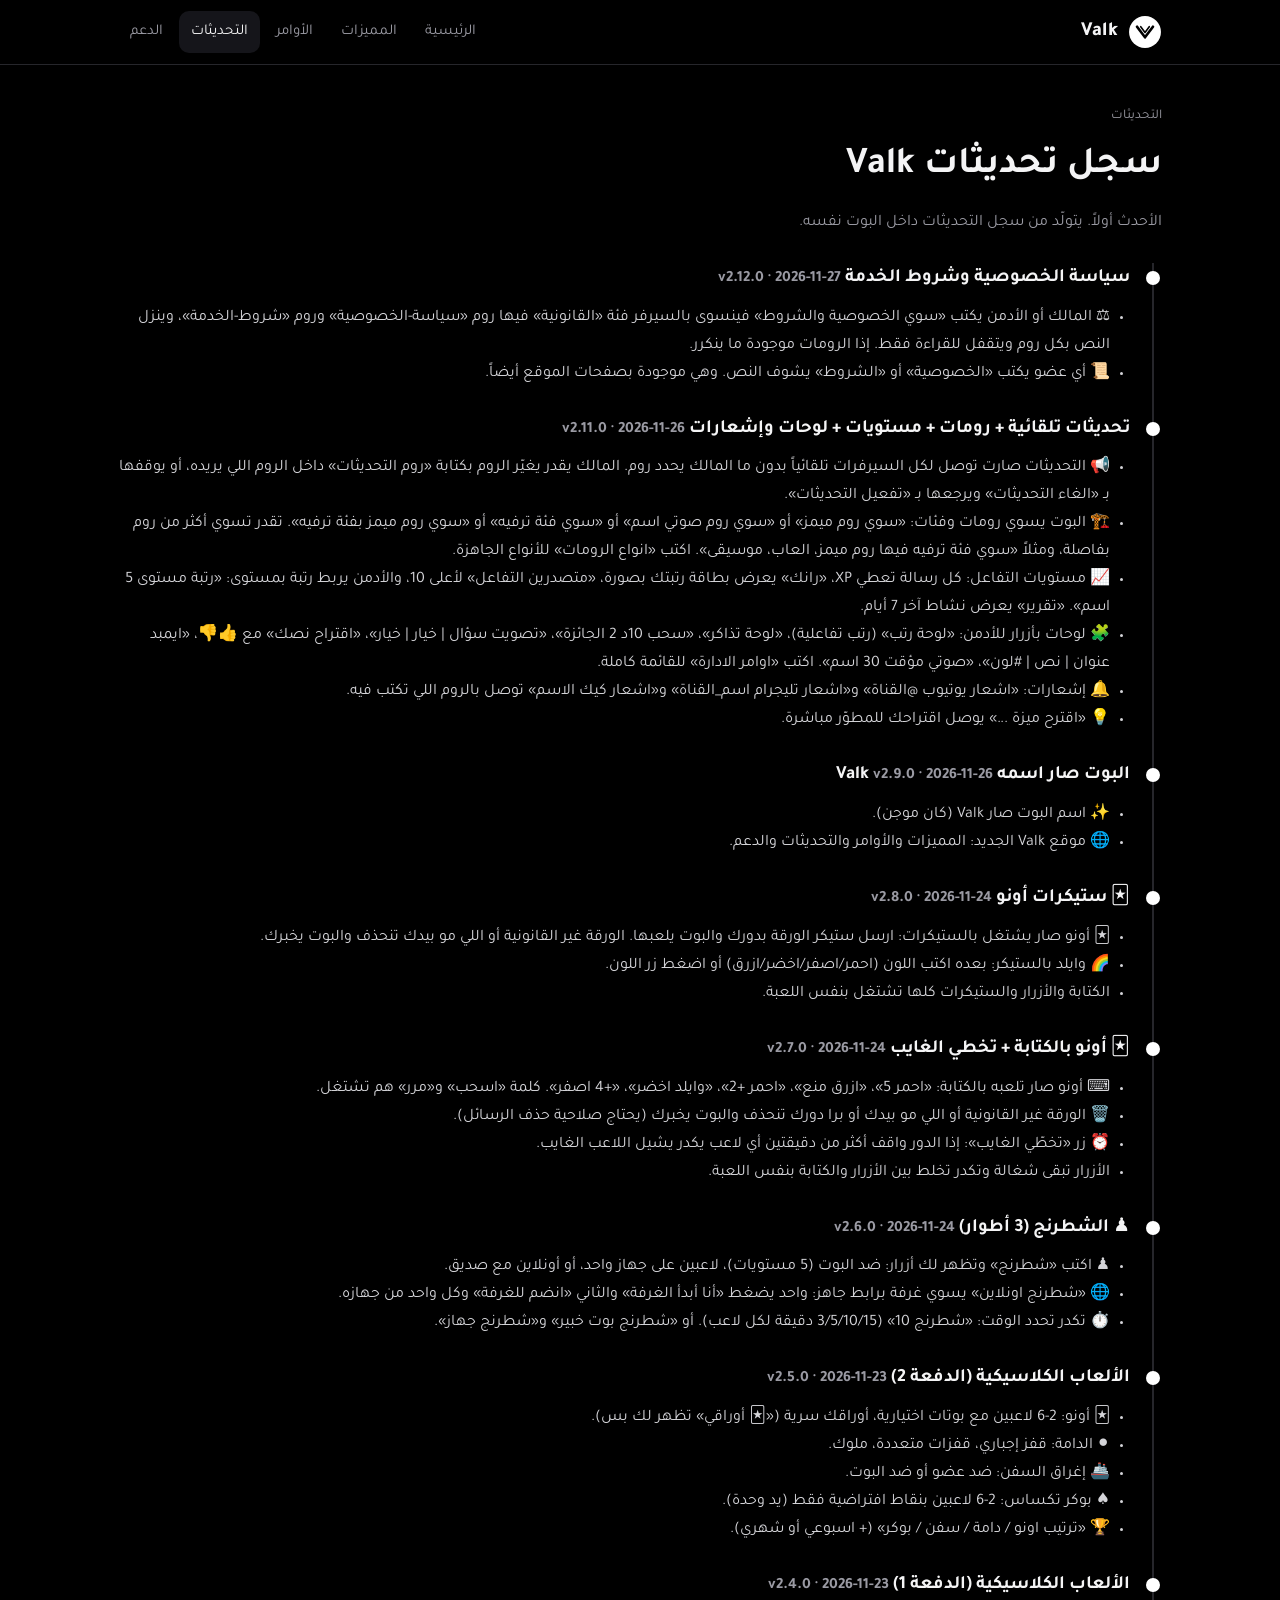
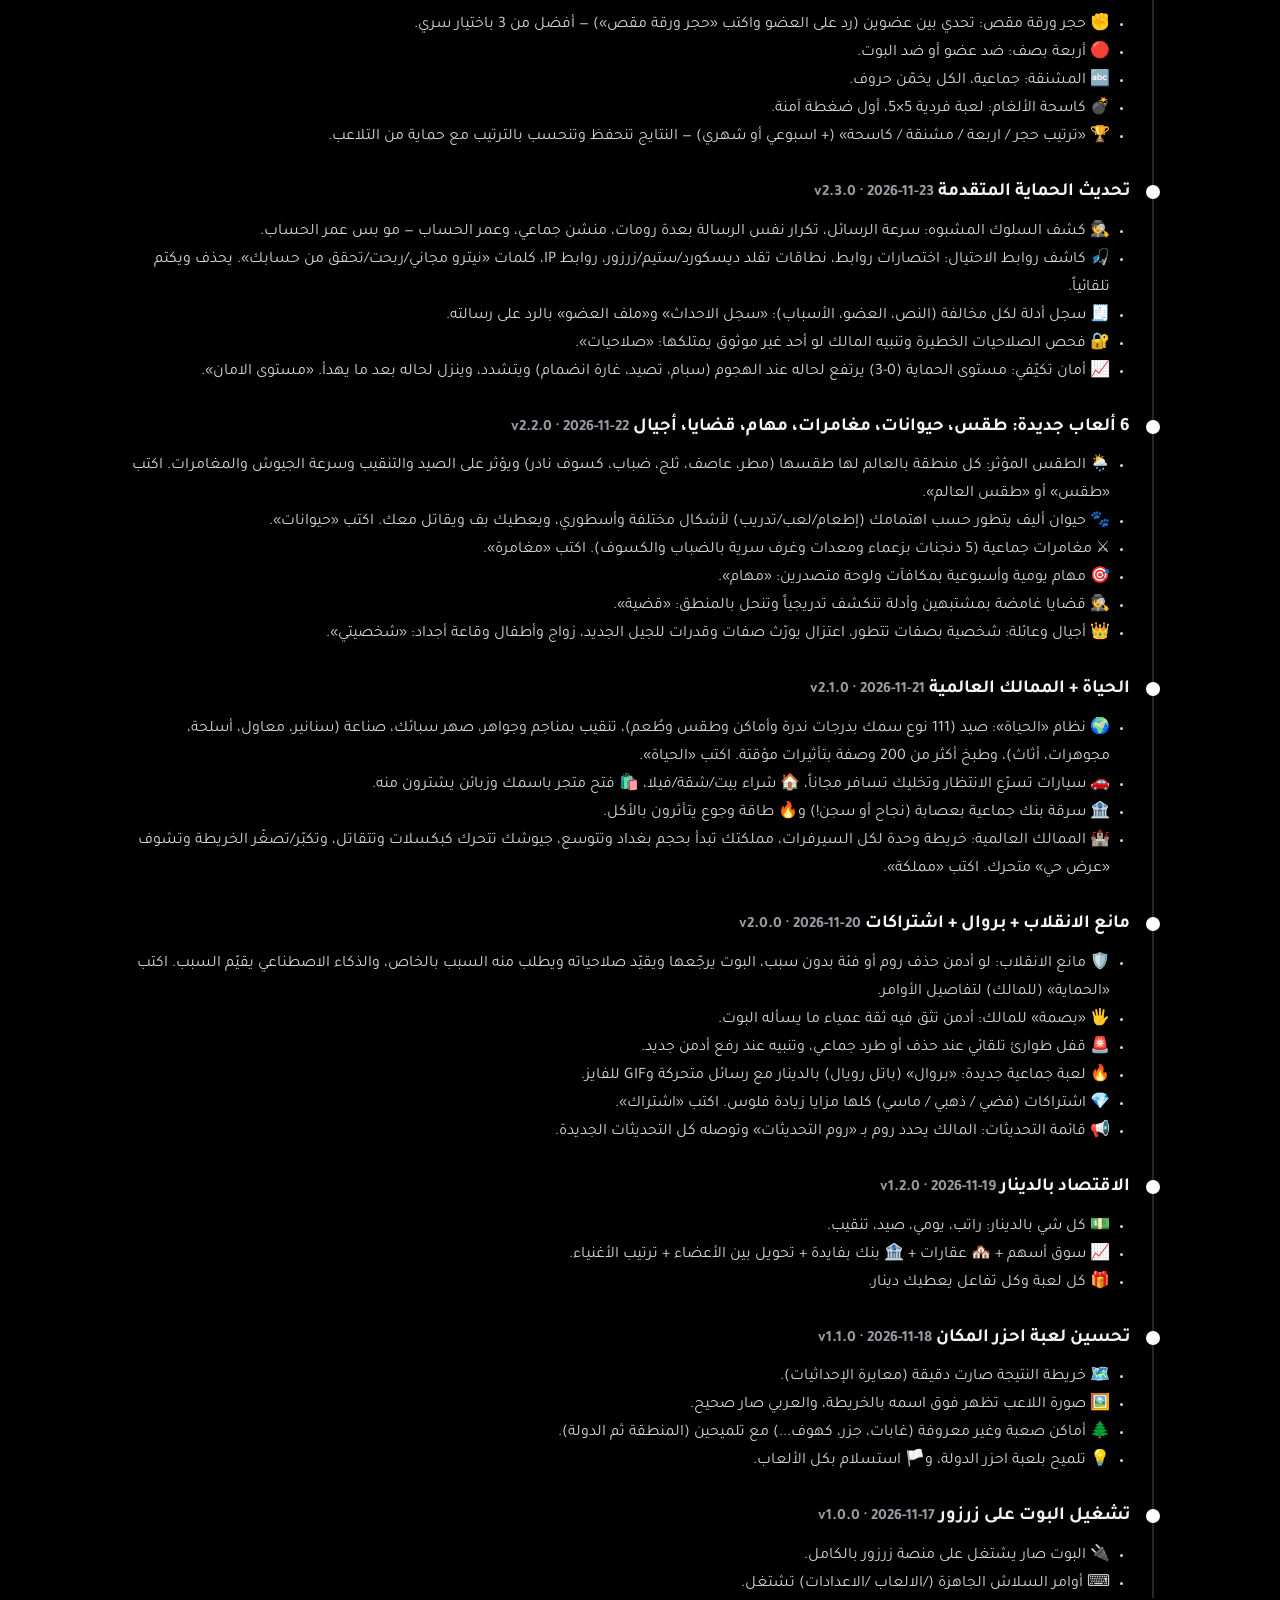
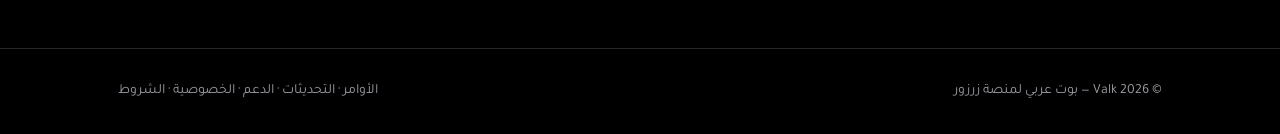
<file: updates.html>
<!doctype html>
<html lang="ar" dir="rtl"><head><meta charset="utf-8">
<meta name="viewport" content="width=device-width,initial-scale=1">
<title>تحديثات Valk</title><link rel="icon" href="assets/logo.svg">
<link href="https://fonts.googleapis.com/css2?family=Tajawal:wght@400;500;700;800&display=swap" rel="stylesheet">
<link rel="stylesheet" href="css/style.css?v=2.15"></head>
<body data-page="updates"><header id="nav"></header>
<main><div class="wrap" style="padding-top:40px;padding-bottom:50px">
  <div class="sec-h"><small>التحديثات</small><h2>سجل تحديثات Valk</h2><p>الأحدث أولاً. يتولّد من سجل التحديثات داخل البوت نفسه.</p></div>
  <div class="tl" id="tl"></div>
</div></main>
<footer id="foot"></footer>
<script src="js/config.js?v=2.15"></script><script src="js/updates.js?v=2.15"></script><script src="js/app.js?v=2.15"></script>
<script>
(function(){
  var U=(window.VALK_UPDATES||[]).slice().reverse(), tl=document.getElementById("tl");
  function esc(s){return String(s).replace(/[&<>]/g,function(c){return {"&":"&amp;","<":"&lt;",">":"&gt;"}[c];});}
  tl.innerHTML=U.length?U.map(function(u){return '<article><h3>'+esc(u.title)+' <small>v'+esc(u.version)+' · '+esc(u.date)+'</small></h3><ul>'+(u.items||[]).map(function(i){return '<li>'+esc(i)+'</li>';}).join("")+'</ul></article>';}).join(""):'<div class="empty">ما اكو تحديثات بعد.</div>';
})();
</script></body></html>
</file>
<file: css/style.css>
:root{--bg:#000;--bg2:#0b0b0d;--card:#101013;--line:#26262b;--txt:#f4f4f5;--mut:#9a9aa3;--ok:#34d399;--soon:#fbbf24;--r:18px}
*{box-sizing:border-box}html{scroll-behavior:smooth}
body{margin:0;background:var(--bg);color:var(--txt);font-family:"Tajawal","Segoe UI",Tahoma,system-ui,sans-serif;line-height:1.75;-webkit-text-size-adjust:100%}
a{color:inherit;text-decoration:none}img,video{max-width:100%}
.wrap{max-width:1080px;margin:0 auto;padding:0 18px}
header.nav{position:sticky;top:0;z-index:20;background:rgba(0,0,0,.82);backdrop-filter:blur(10px);border-bottom:1px solid var(--line)}
.nav .wrap{display:flex;align-items:center;justify-content:space-between;gap:10px;height:64px}
.brand{display:flex;align-items:center;gap:10px;font-weight:800;font-size:20px;letter-spacing:.5px}
.brand img{width:34px;height:34px}
.links{display:flex;gap:4px;align-items:center}
.links a{padding:8px 12px;border-radius:10px;color:var(--mut);font-size:15px}
.links a:hover,.links a.on{color:var(--txt);background:#15151a}
.menu-btn{display:none;background:none;border:1px solid var(--line);color:var(--txt);border-radius:10px;padding:6px 11px;font-size:20px}
.btn{display:inline-flex;align-items:center;justify-content:center;gap:8px;padding:12px 22px;border-radius:14px;font-weight:700;font-size:16px;border:1px solid var(--line);background:#fff;color:#000;cursor:pointer;font-family:inherit}
.btn.ghost{background:transparent;color:var(--txt)}
.btn.off{opacity:.45;cursor:not-allowed;background:#1a1a1f;color:var(--mut)}
.hero{padding:56px 0 30px;text-align:center}
.pill{display:inline-block;padding:6px 16px;border:1px solid var(--line);border-radius:999px;color:var(--mut);font-size:14px;margin-bottom:18px}
h1{font-size:clamp(34px,7vw,64px);line-height:1.2;margin:0 0 14px;font-weight:800}
h1 span{color:var(--mut)}
.lead{color:var(--mut);font-size:clamp(16px,2.6vw,20px);max-width:680px;margin:0 auto 26px}
.cta{display:flex;gap:12px;justify-content:center;flex-wrap:wrap;margin-bottom:14px}
.note{color:var(--mut);font-size:14px}
.video{position:relative;margin:34px auto 0;max-width:860px;border:1px solid var(--line);border-radius:22px;overflow:hidden;background:#000}
.video video{pointer-events:none;display:block;width:100%;aspect-ratio:16/9;background:#000}
section{padding:56px 0}
.sec-h{margin-bottom:26px}.sec-h small{color:var(--mut);display:block;margin-bottom:6px}
.sec-h h2{font-size:clamp(26px,4.6vw,38px);margin:0 0 8px}.sec-h p{color:var(--mut);margin:0;max-width:640px}
.stats{display:grid;grid-template-columns:repeat(auto-fit,minmax(150px,1fr));gap:12px}
.stat{background:var(--card);border:1px solid var(--line);border-radius:var(--r);padding:18px;text-align:center}
.stat b{display:block;font-size:30px}.stat span{color:var(--mut);font-size:14px}
.tabs{display:flex;gap:8px;overflow-x:auto;padding-bottom:8px;margin-bottom:18px;scrollbar-width:none}
.tabs::-webkit-scrollbar{display:none}
.tab{white-space:nowrap;padding:9px 16px;border-radius:999px;border:1px solid var(--line);background:transparent;color:var(--mut);cursor:pointer;font-family:inherit;font-size:15px}
.tab.on{background:#fff;color:#000;border-color:#fff;font-weight:700}
.grid{display:grid;grid-template-columns:repeat(auto-fill,minmax(250px,1fr));gap:14px}
.card{background:var(--card);border:1px solid var(--line);border-radius:var(--r);padding:20px}
.card h3{margin:0 0 6px;font-size:18px;display:flex;align-items:center;gap:8px;flex-wrap:wrap}
.card p{margin:0;color:var(--mut);font-size:15px}
.badge{font-size:12px;padding:2px 10px;border-radius:999px;border:1px solid;font-weight:600}
.badge.ok{color:var(--ok);border-color:#14532d;background:#06201a}
.badge.soon{color:var(--soon);border-color:#5c4410;background:#1d1606}
.demo{display:grid;grid-template-columns:1fr 1fr;gap:18px;align-items:center}
.chat{background:var(--bg2);border:1px solid var(--line);border-radius:var(--r);padding:16px;display:flex;flex-direction:column;gap:10px;font-size:15px}
.msg{display:flex;gap:10px;align-items:flex-start}.av{width:34px;height:34px;border-radius:50%;background:#222;flex:none;display:grid;place-items:center;font-weight:700;font-size:13px}
.av.bot{background:#fff}.av.bot img{width:34px}
.msg b{display:block;font-size:13px;color:var(--mut);font-weight:600}
.bub{background:#15151a;border-radius:12px;padding:8px 12px;white-space:pre-line}
.list{margin:0;padding:0;list-style:none;display:grid;gap:10px}
.list li{background:var(--card);border:1px solid var(--line);border-radius:14px;padding:12px 16px}
footer{border-top:1px solid var(--line);padding:30px 0;color:var(--mut);font-size:14px}
footer .wrap{display:flex;justify-content:space-between;gap:14px;flex-wrap:wrap}
.search{width:100%;padding:14px 16px;border-radius:14px;border:1px solid var(--line);background:var(--card);color:var(--txt);font-size:16px;font-family:inherit;margin-bottom:14px}
.cmd{display:grid;grid-template-columns:minmax(150px,230px) 1fr;gap:14px;padding:14px 16px;border-bottom:1px solid var(--line)}
.cmd code{background:#15151a;border:1px solid var(--line);padding:3px 10px;border-radius:9px;font-family:inherit;font-weight:700;align-self:start;display:inline-block;direction:rtl}
.cmdbox{background:var(--card);border:1px solid var(--line);border-radius:var(--r);overflow:hidden}
.cmdbox .cmd:last-child{border-bottom:0}
.empty{padding:26px;text-align:center;color:var(--mut)}
.tl{border-inline-start:2px solid var(--line);margin-inline-start:8px;padding-inline-start:22px;display:grid;gap:26px}
.tl article{position:relative}.tl article:before{content:"";position:absolute;inset-inline-start:-30px;top:8px;width:14px;height:14px;border-radius:50%;background:#fff}
.tl h3{margin:0}.tl small{color:var(--mut)}.tl ul{margin:8px 0 0;padding-inline-start:20px;color:#d4d4d8}
details{background:var(--card);border:1px solid var(--line);border-radius:14px;padding:4px 18px;margin-bottom:10px}
summary{cursor:pointer;padding:12px 0;font-weight:700}details p{color:var(--mut);margin:0 0 14px}
ol.steps{counter-reset:s;display:grid;gap:12px;padding:0;list-style:none}
ol.steps li{counter-increment:s;background:var(--card);border:1px solid var(--line);border-radius:14px;padding:14px 18px 14px 18px;position:relative;padding-inline-start:58px}
ol.steps li:before{content:counter(s);position:absolute;inset-inline-start:16px;top:12px;width:30px;height:30px;border-radius:50%;background:#fff;color:#000;display:grid;place-items:center;font-weight:800}
@media(max-width:780px){.links{display:none;position:absolute;top:64px;inset-inline:0;background:#000;border-bottom:1px solid var(--line);flex-direction:column;padding:10px}.links.open{display:flex}.links a{width:100%}.menu-btn{display:block}.demo{grid-template-columns:1fr}.cmd{grid-template-columns:1fr;gap:6px}}
.modal{position:fixed;inset:0;z-index:100;background:rgba(0,0,0,.72);display:flex;align-items:center;justify-content:center;padding:18px;backdrop-filter:blur(4px)}
.modal-box{position:relative;max-width:460px;width:100%;background:var(--card);border:1px solid var(--line);border-radius:var(--r);padding:26px 22px 22px;box-shadow:0 20px 60px rgba(0,0,0,.6)}
.modal-box h3{margin:0 0 10px;font-size:21px}
.modal-box p{margin:0 0 12px;color:var(--txt);line-height:1.85}
.modal-note{color:var(--mut)!important;font-size:14px}
.modal-x{position:absolute;top:12px;left:12px;background:none;border:1px solid var(--line);color:var(--mut);border-radius:10px;width:34px;height:34px;font-size:16px;cursor:pointer}
.modal-act{display:flex;gap:10px;flex-wrap:wrap;margin-top:6px}
.modal [hidden]{display:none!important}
</file>
